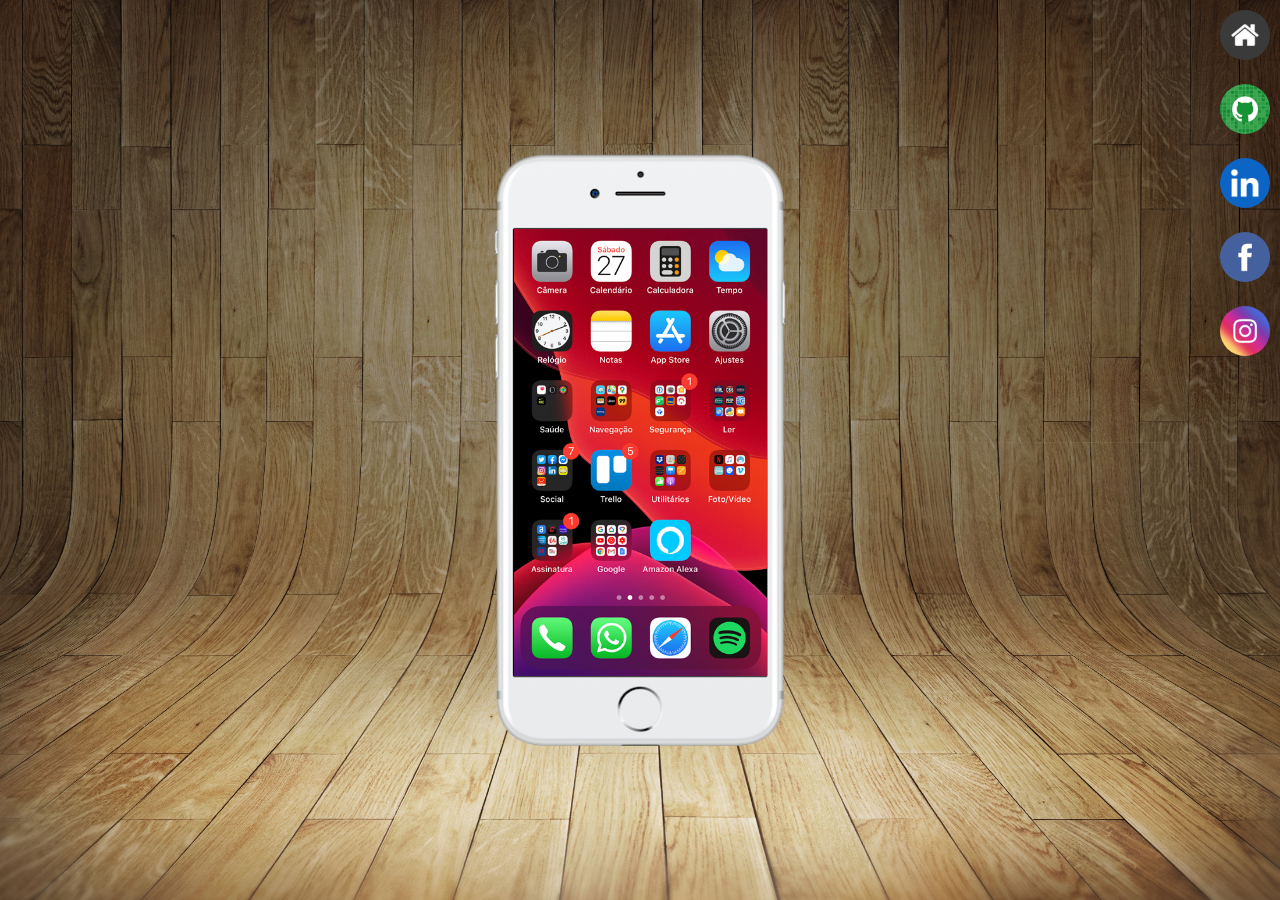
<file: index.html>
<!DOCTYPE html>
<html lang="pt-br">
<head>
    <meta charset="UTF-8">
    <meta name="viewport" content="width=device-width, initial-scale=1.0">
    <title>Projeto Redes Sociais</title>
    <link rel="stylesheet" href="style/style.css">
</head>
<body>
    <main>
        <section id="telefone">
            <iframe src="redes-sociais/home.html" name="tela" id="tela" frameborder="0">Tela Home</iframe>
        </section>
        <section id="redes-sociais">
            <a href="redes-sociais/home.html" target="tela"><img src="imagens/logo-home.jpg" alt="Home"></a><br> 
            <a href="redes-sociais/github.html" target="tela"><img src="imagens/logo-github.jpg" alt="Github"></a><br>
            <a href="redes-sociais/linkedin.html" target="tela"><img src="imagens/logo-linkedin.png" alt="Linkedin"></a><br>
            <a href="redes-sociais/facebook.html" target="tela"><img src="imagens/logo-facebook.jpg" alt="Facebook"></a><br>
            <a href="redes-sociais/instagram.html" target="tela"><img src="imagens/logo-instagram.jpg" alt="Instagram"></a><br>
        </section>
    </main>
</body>
</html>
</file>
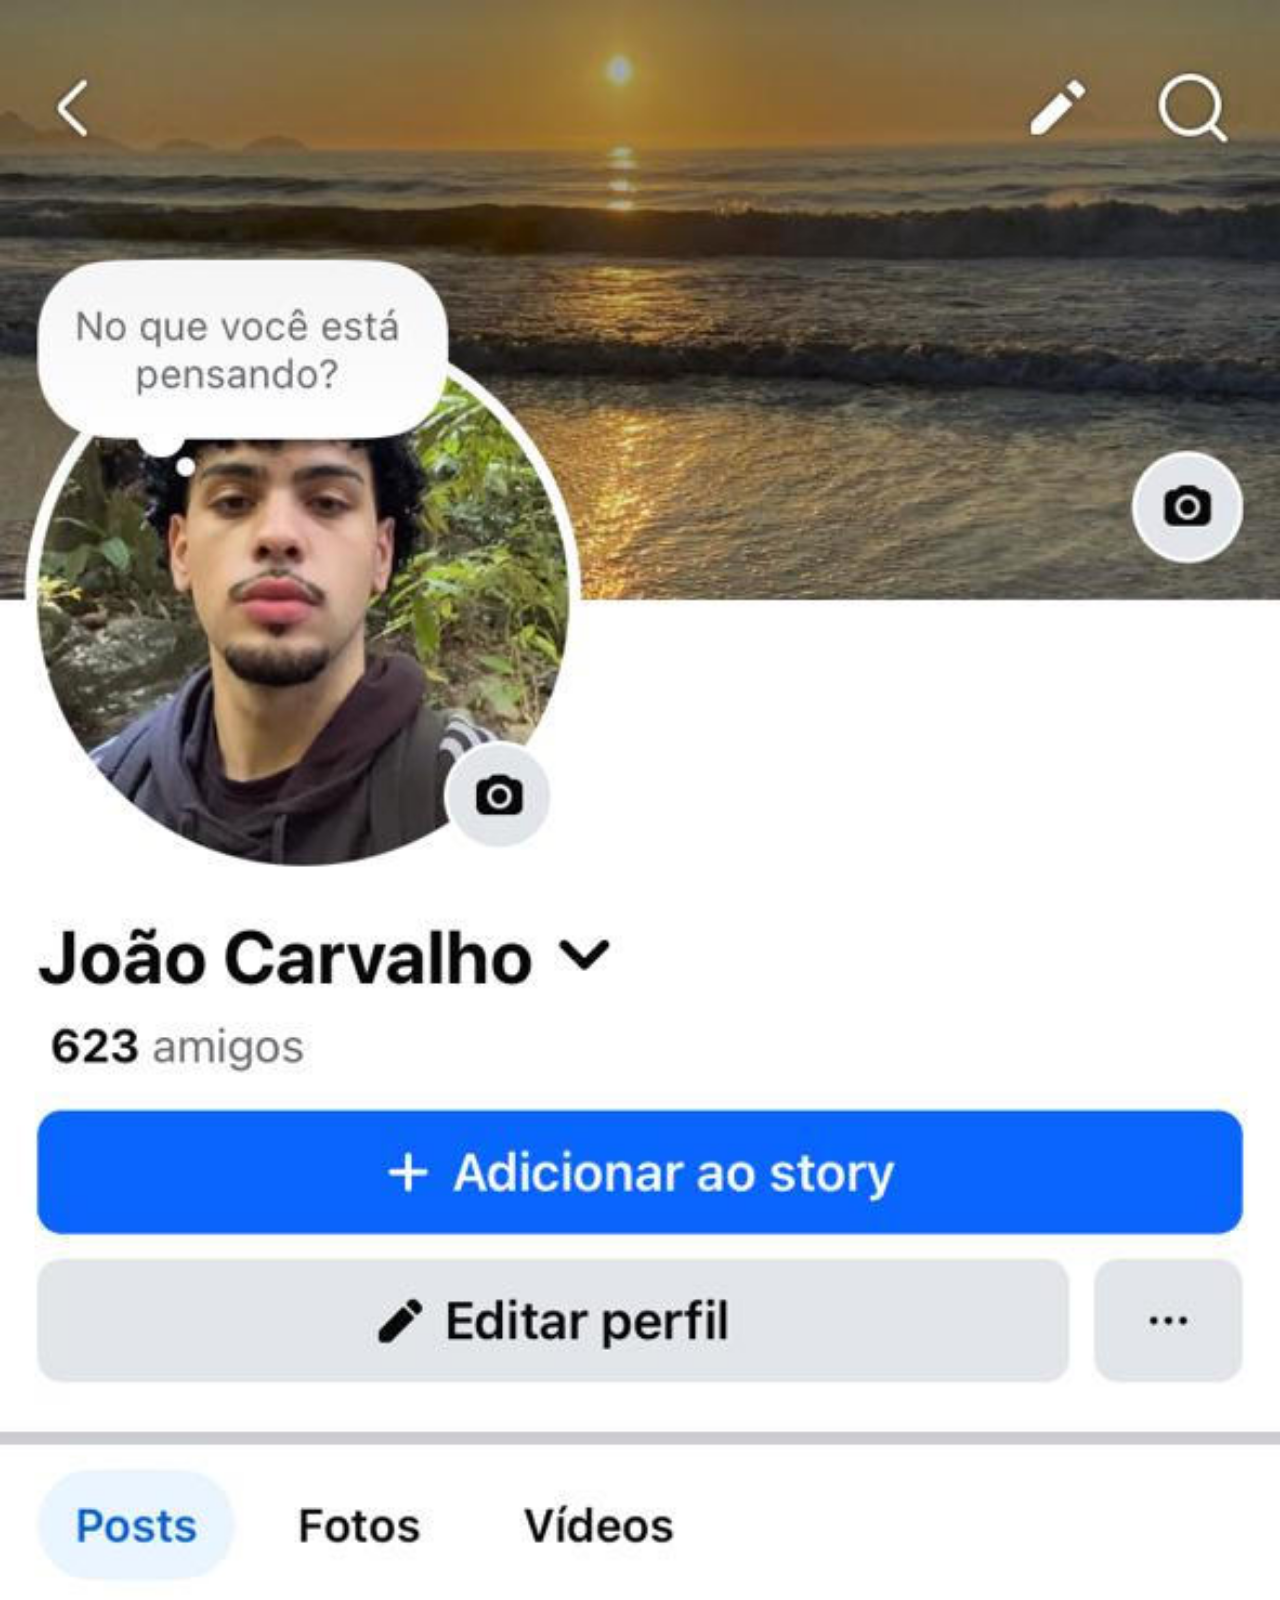
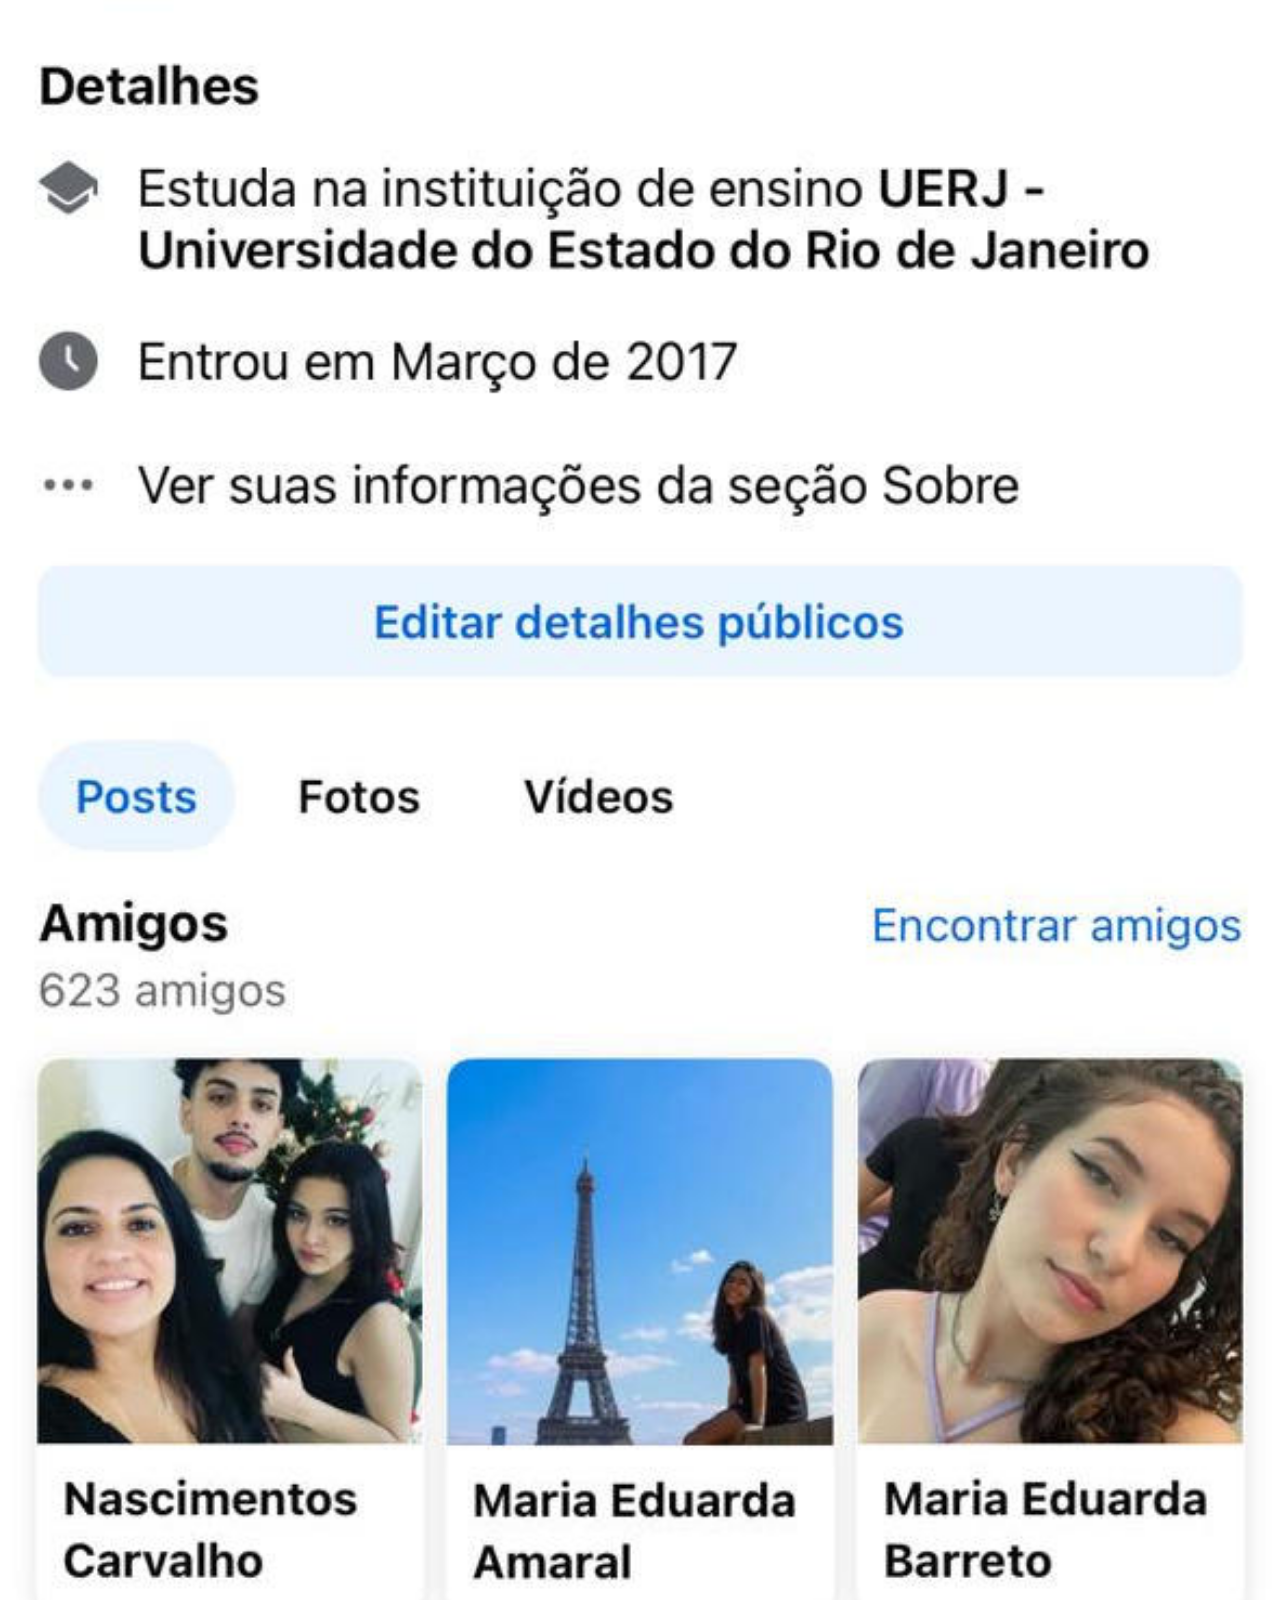
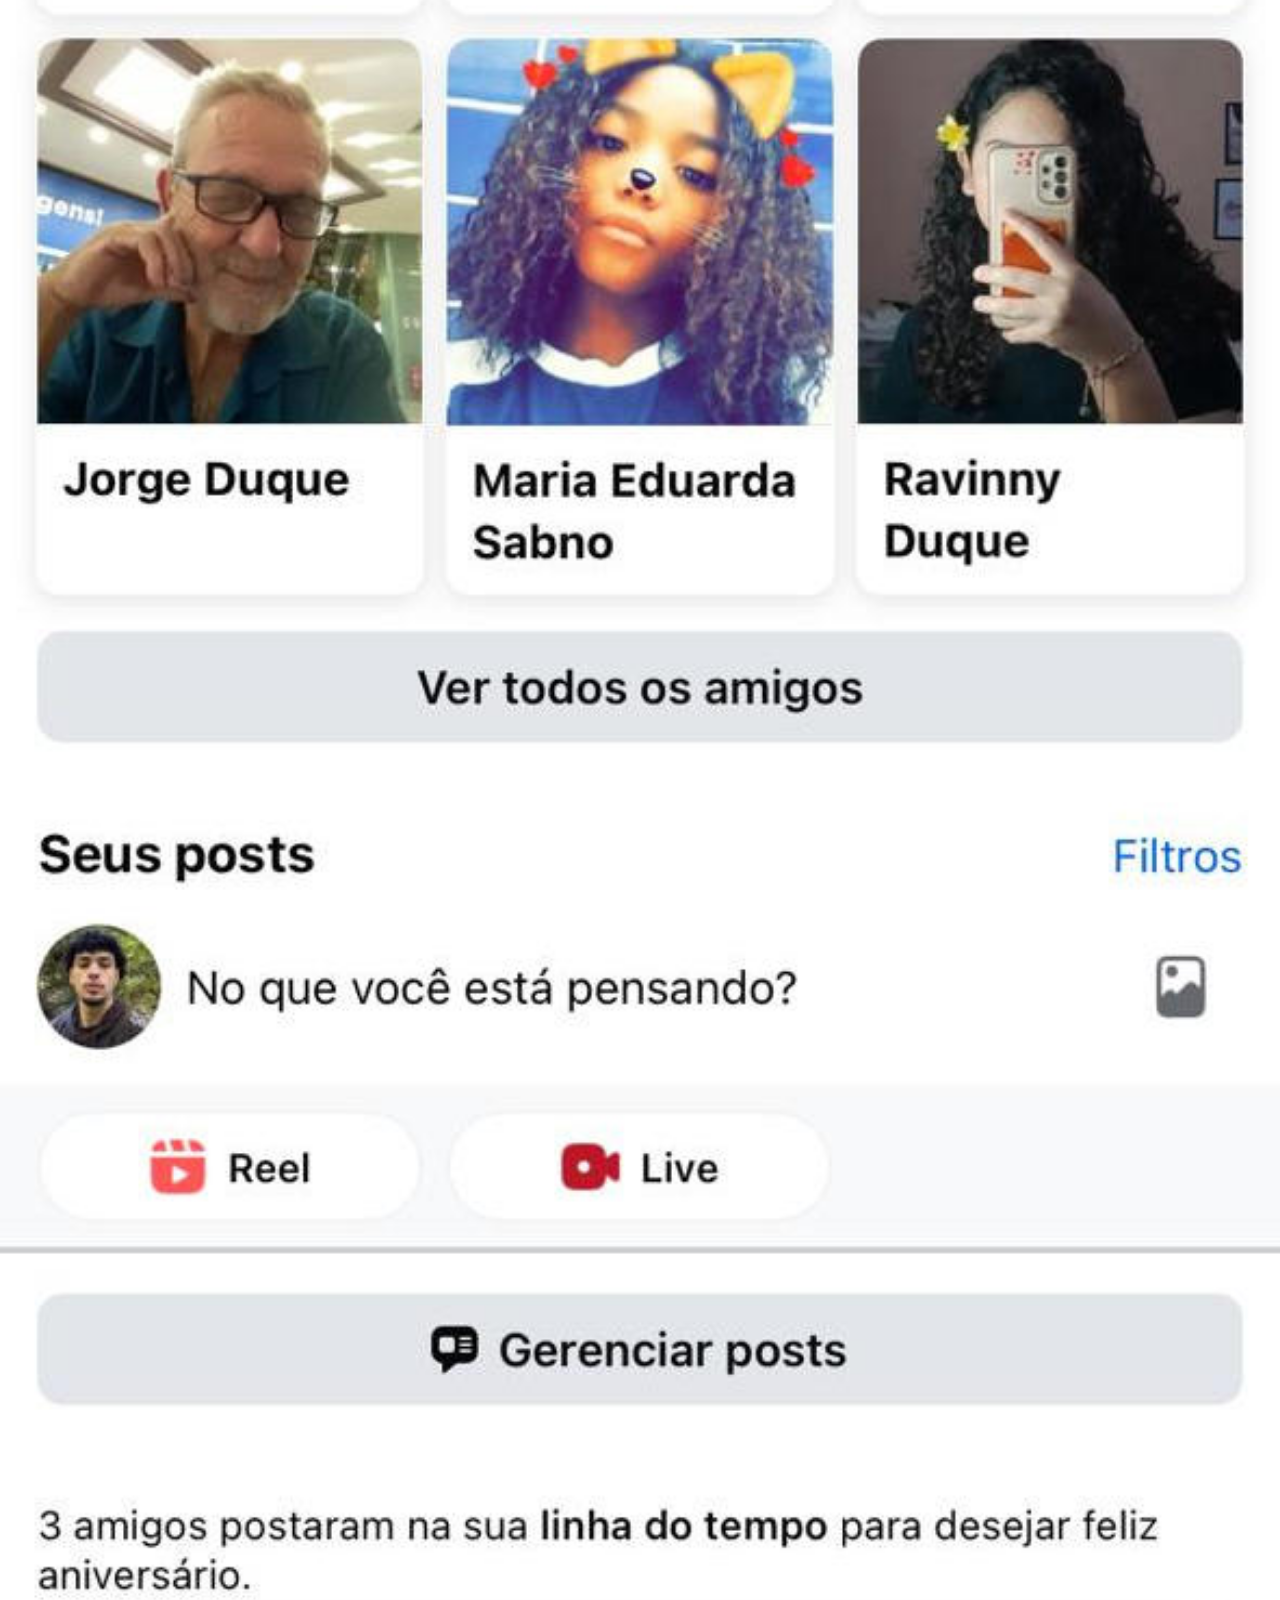
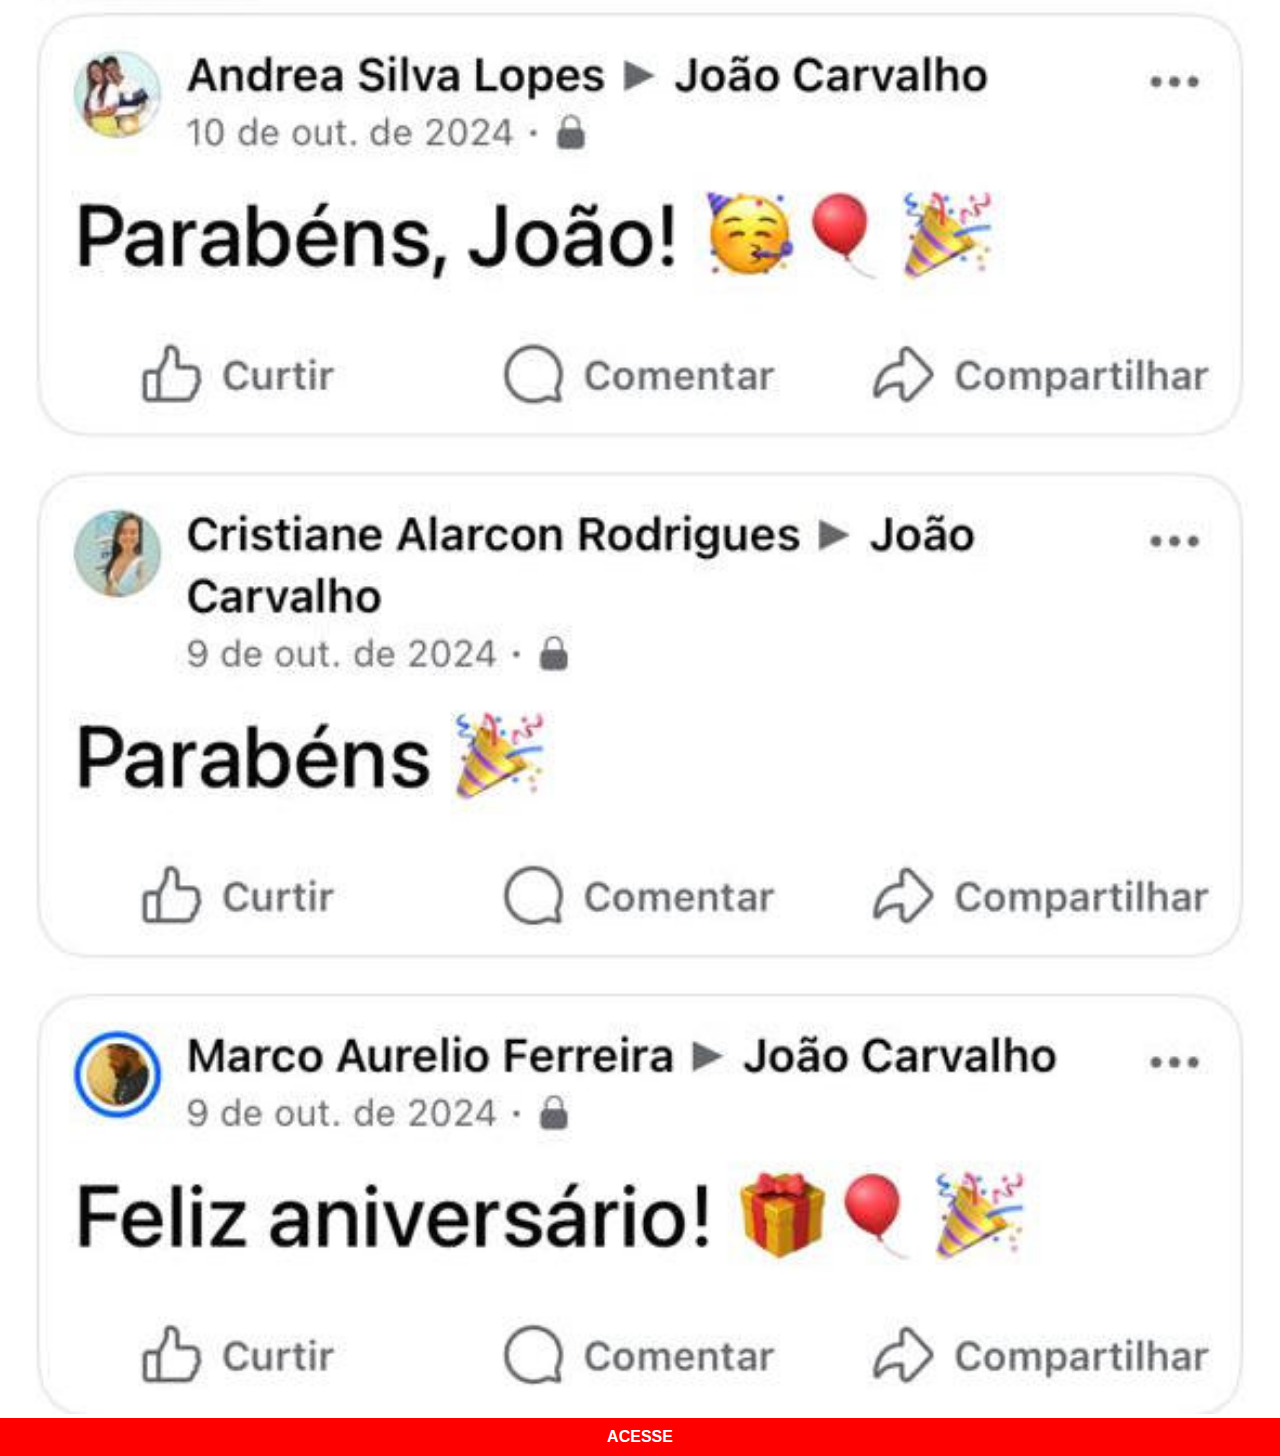
<file: redes-sociais/facebook.html>
<!DOCTYPE html>
<html lang="pt-br">
<head>
    <meta charset="UTF-8">
    <meta name="viewport" content="width=device-width, initial-scale=1.0">
    <title>Facebook</title>
    <link rel="stylesheet" href="../style/social.css">
</head>
<body>
    <img src="../imagens/tela-facebook.jpg" alt="Tela do Facebook">
    <a href="https://www.facebook.com/share/1AuuGohW4V/?mibextid=wwXIfr" target="_blank">ACESSE</a>
</body>
</html>
</file>
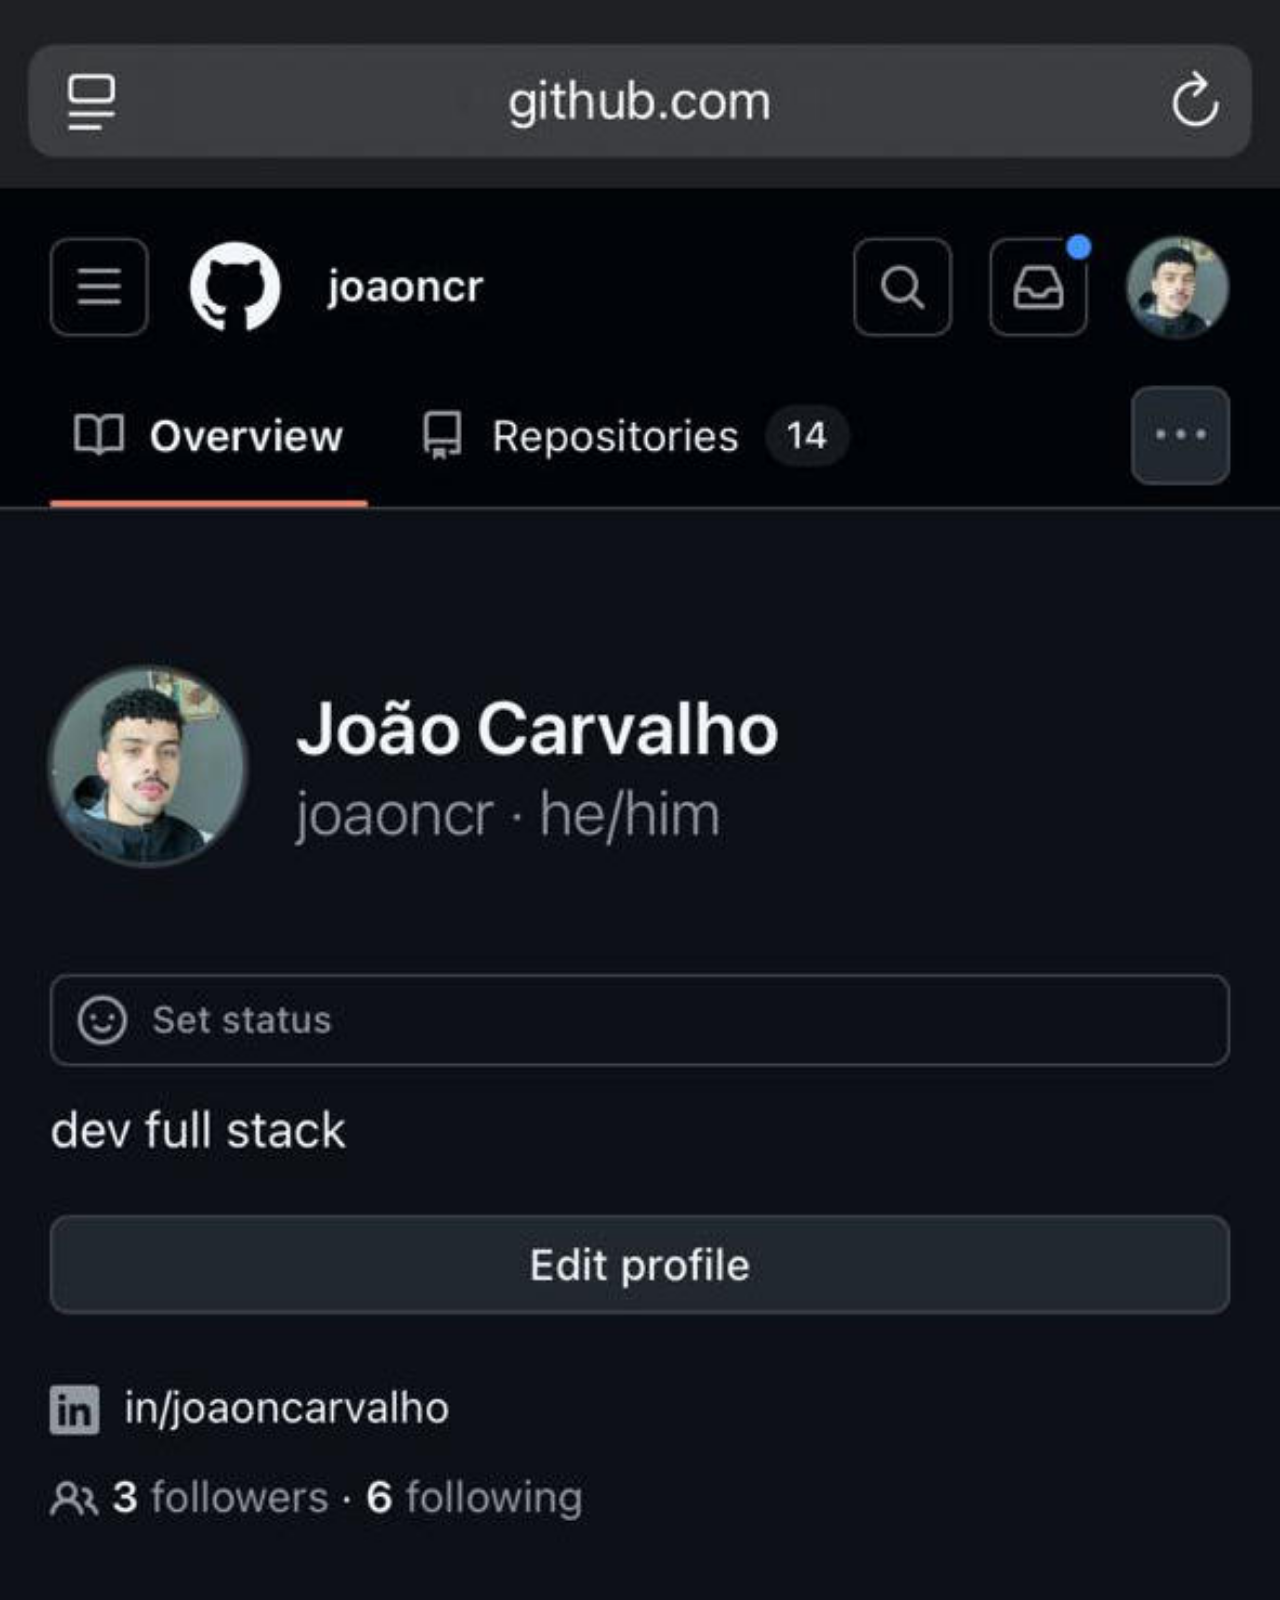
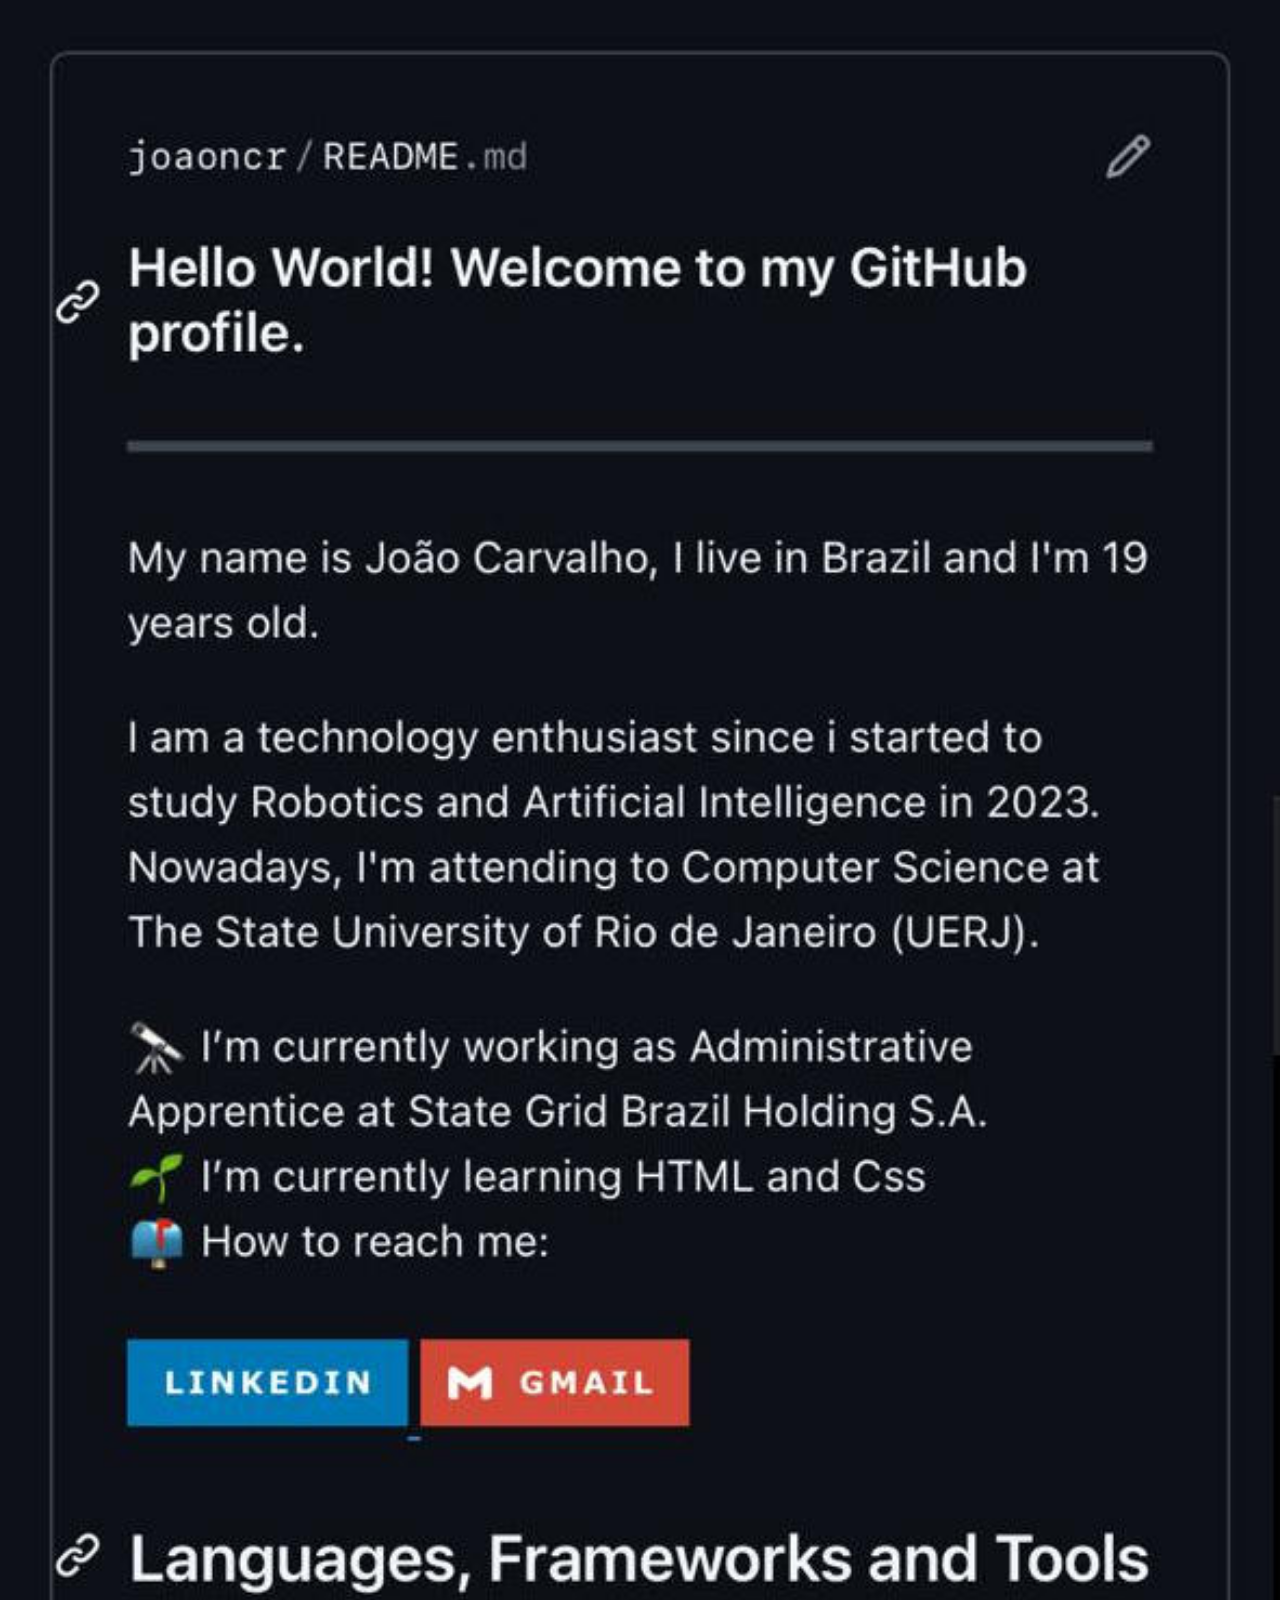
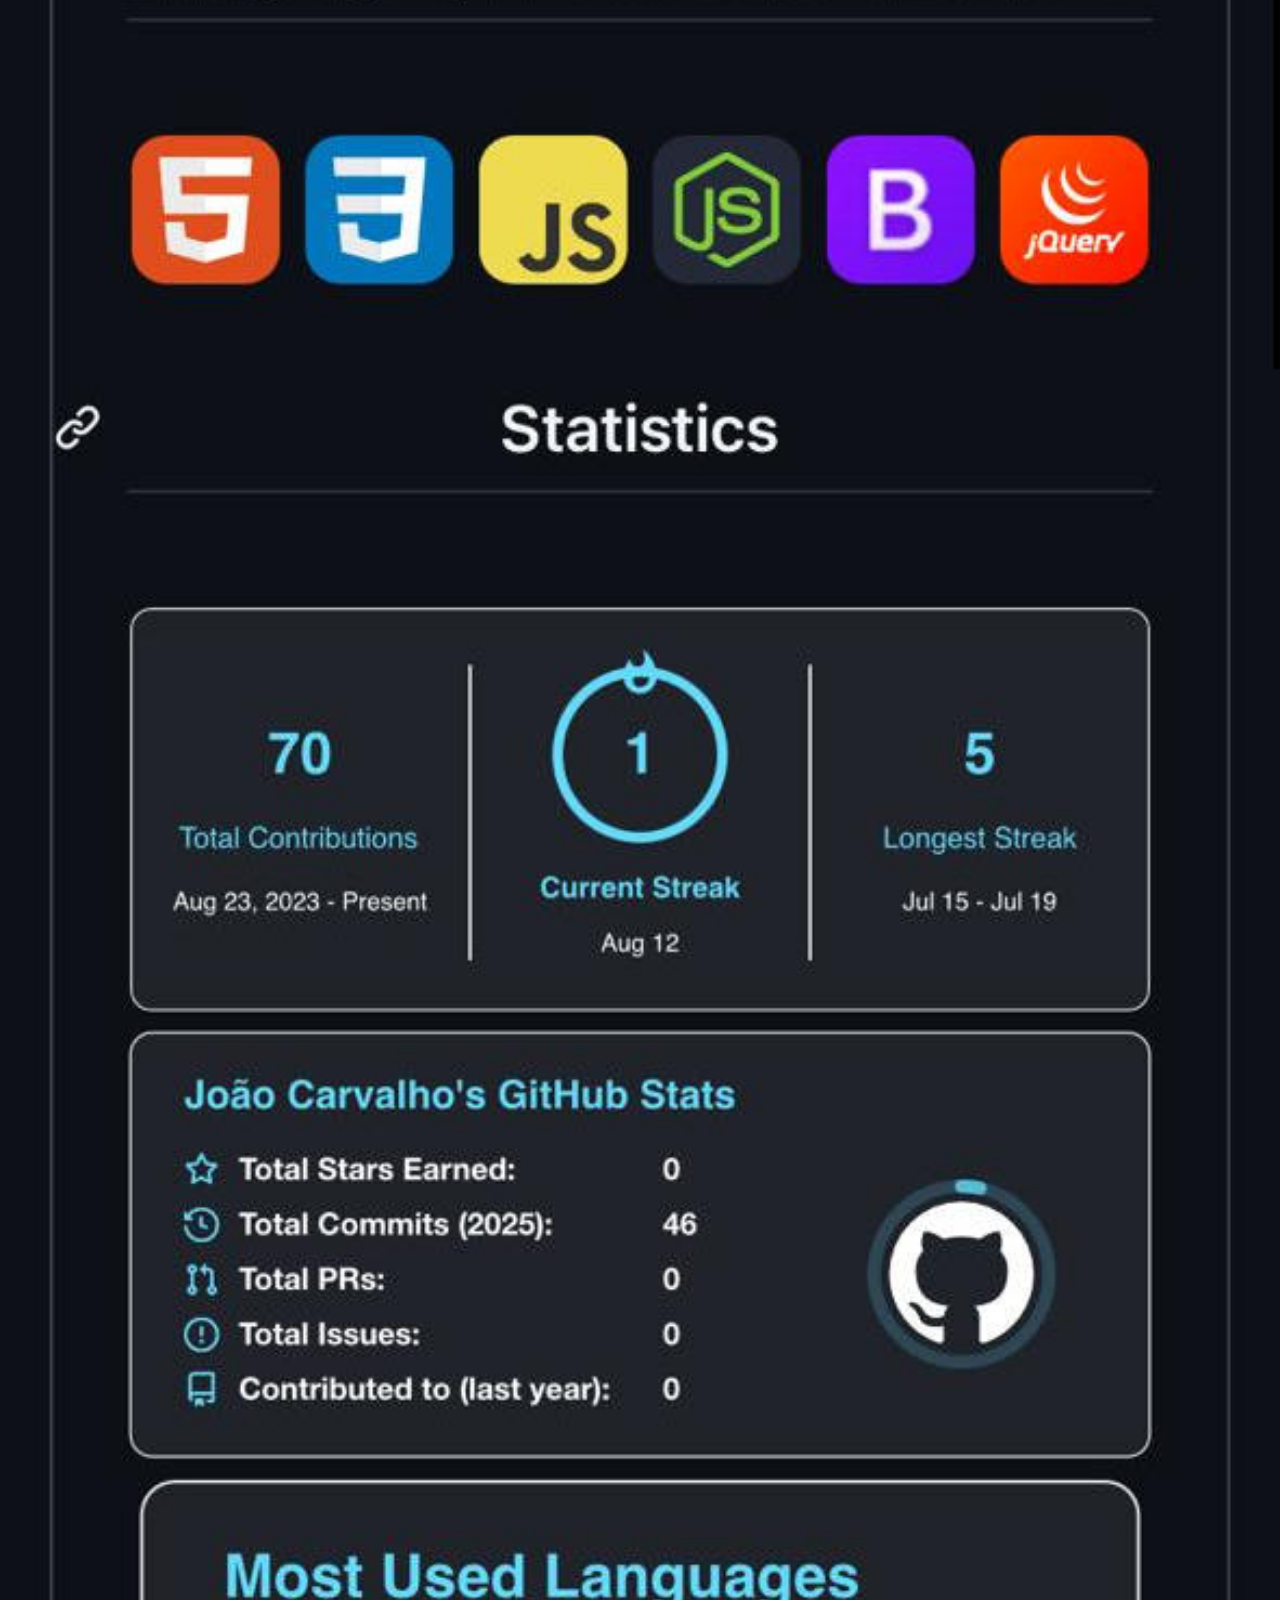
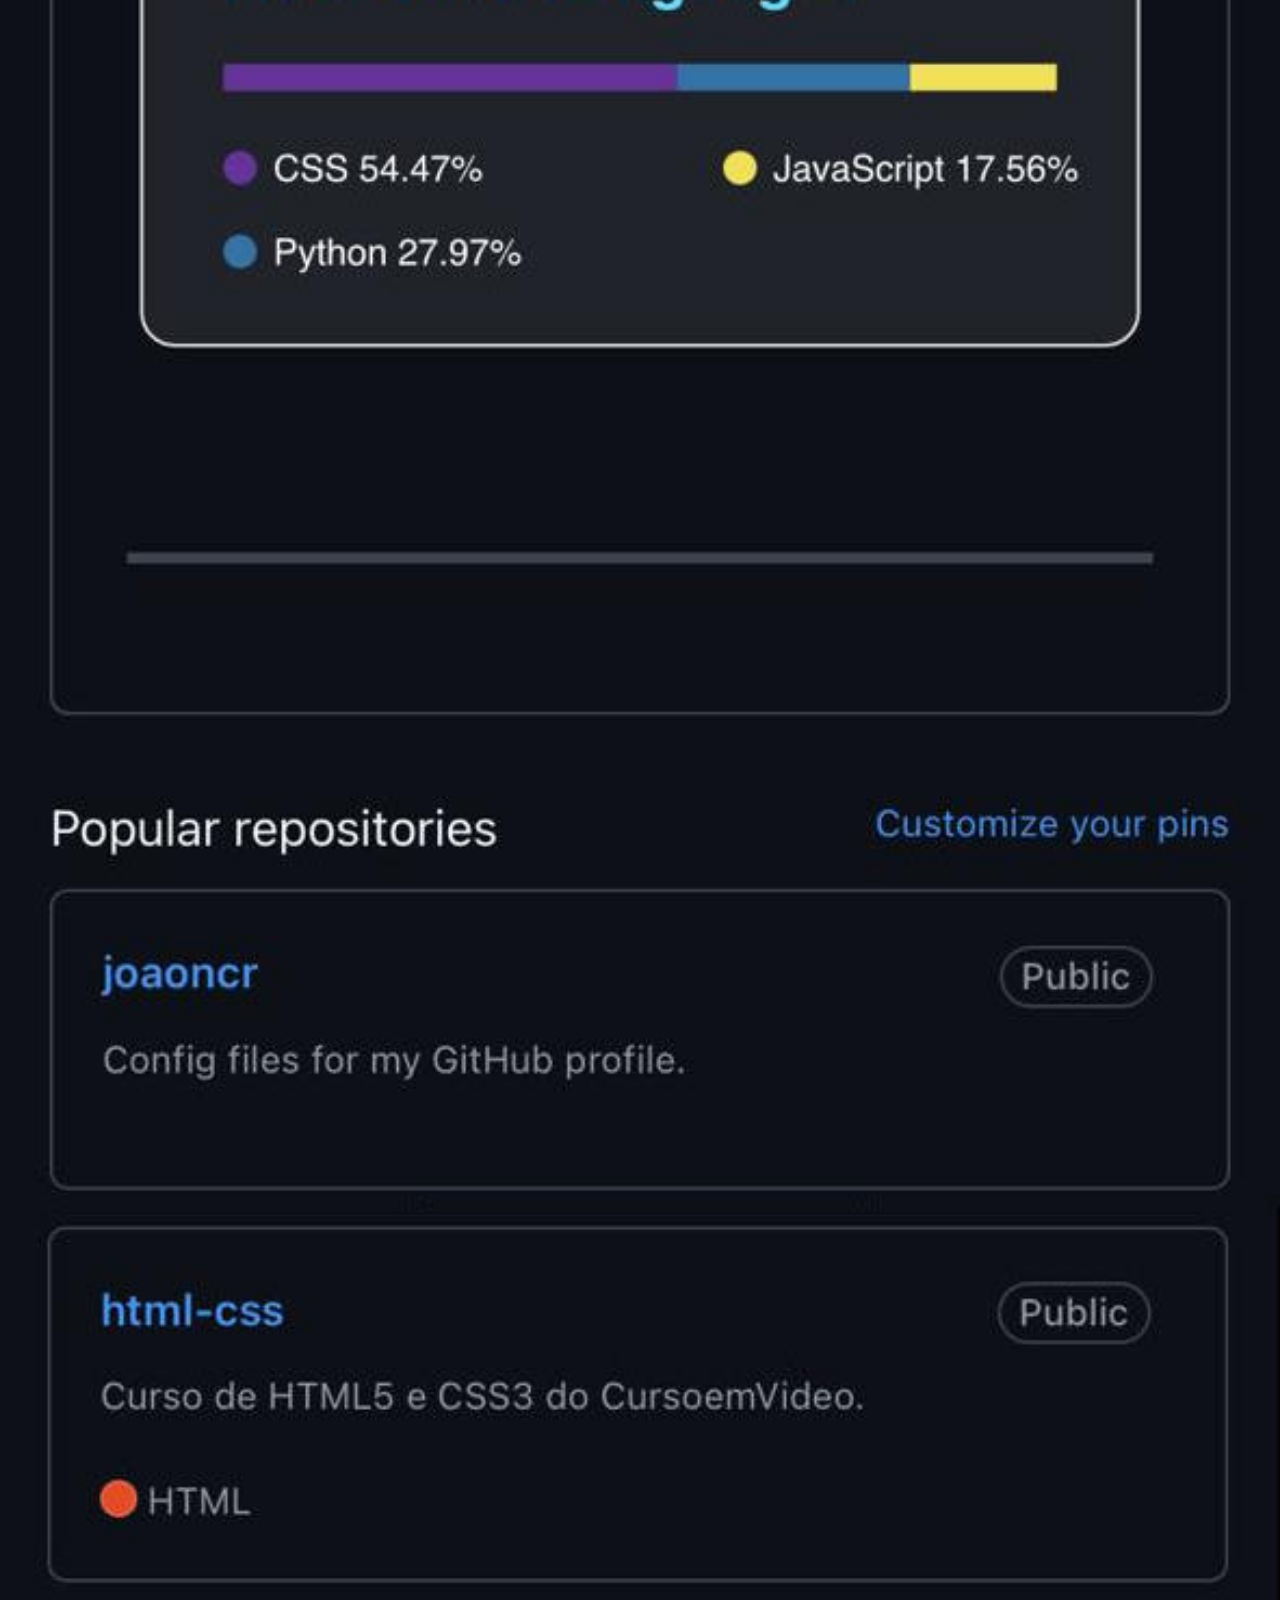
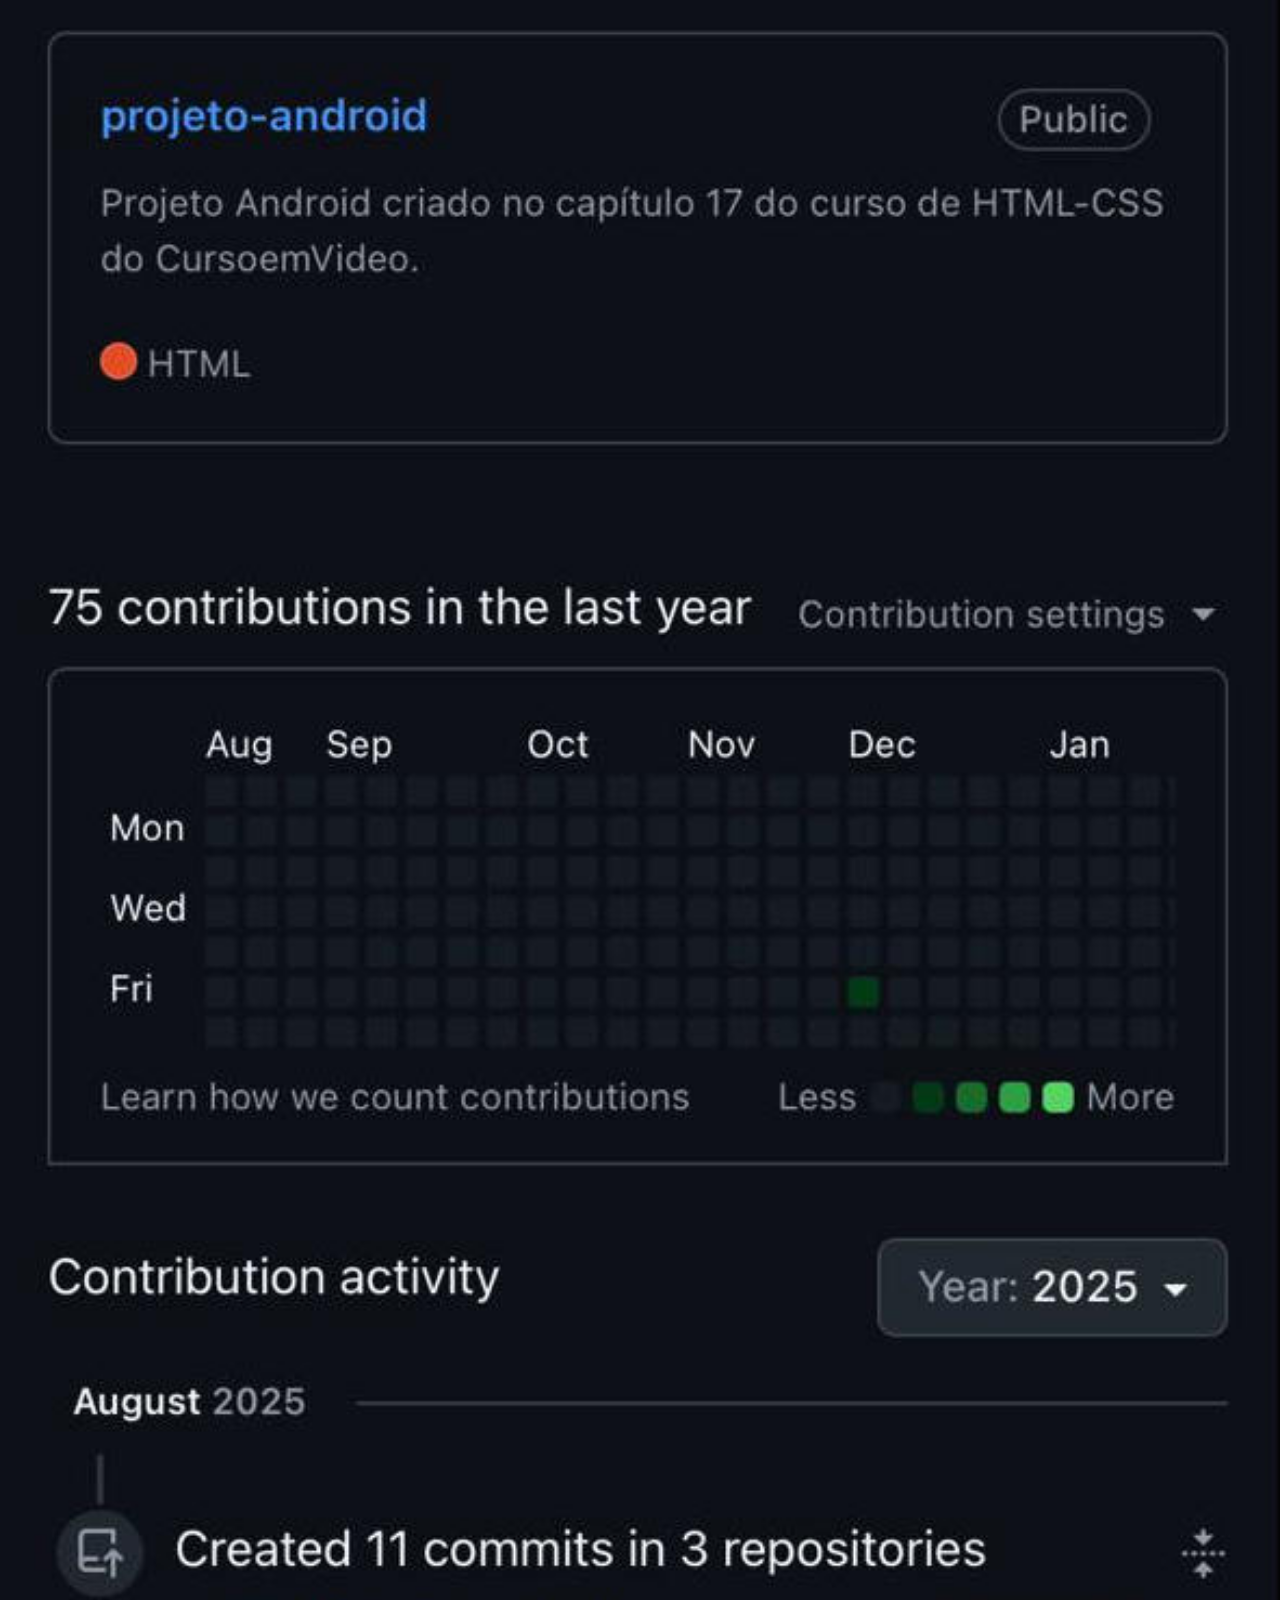
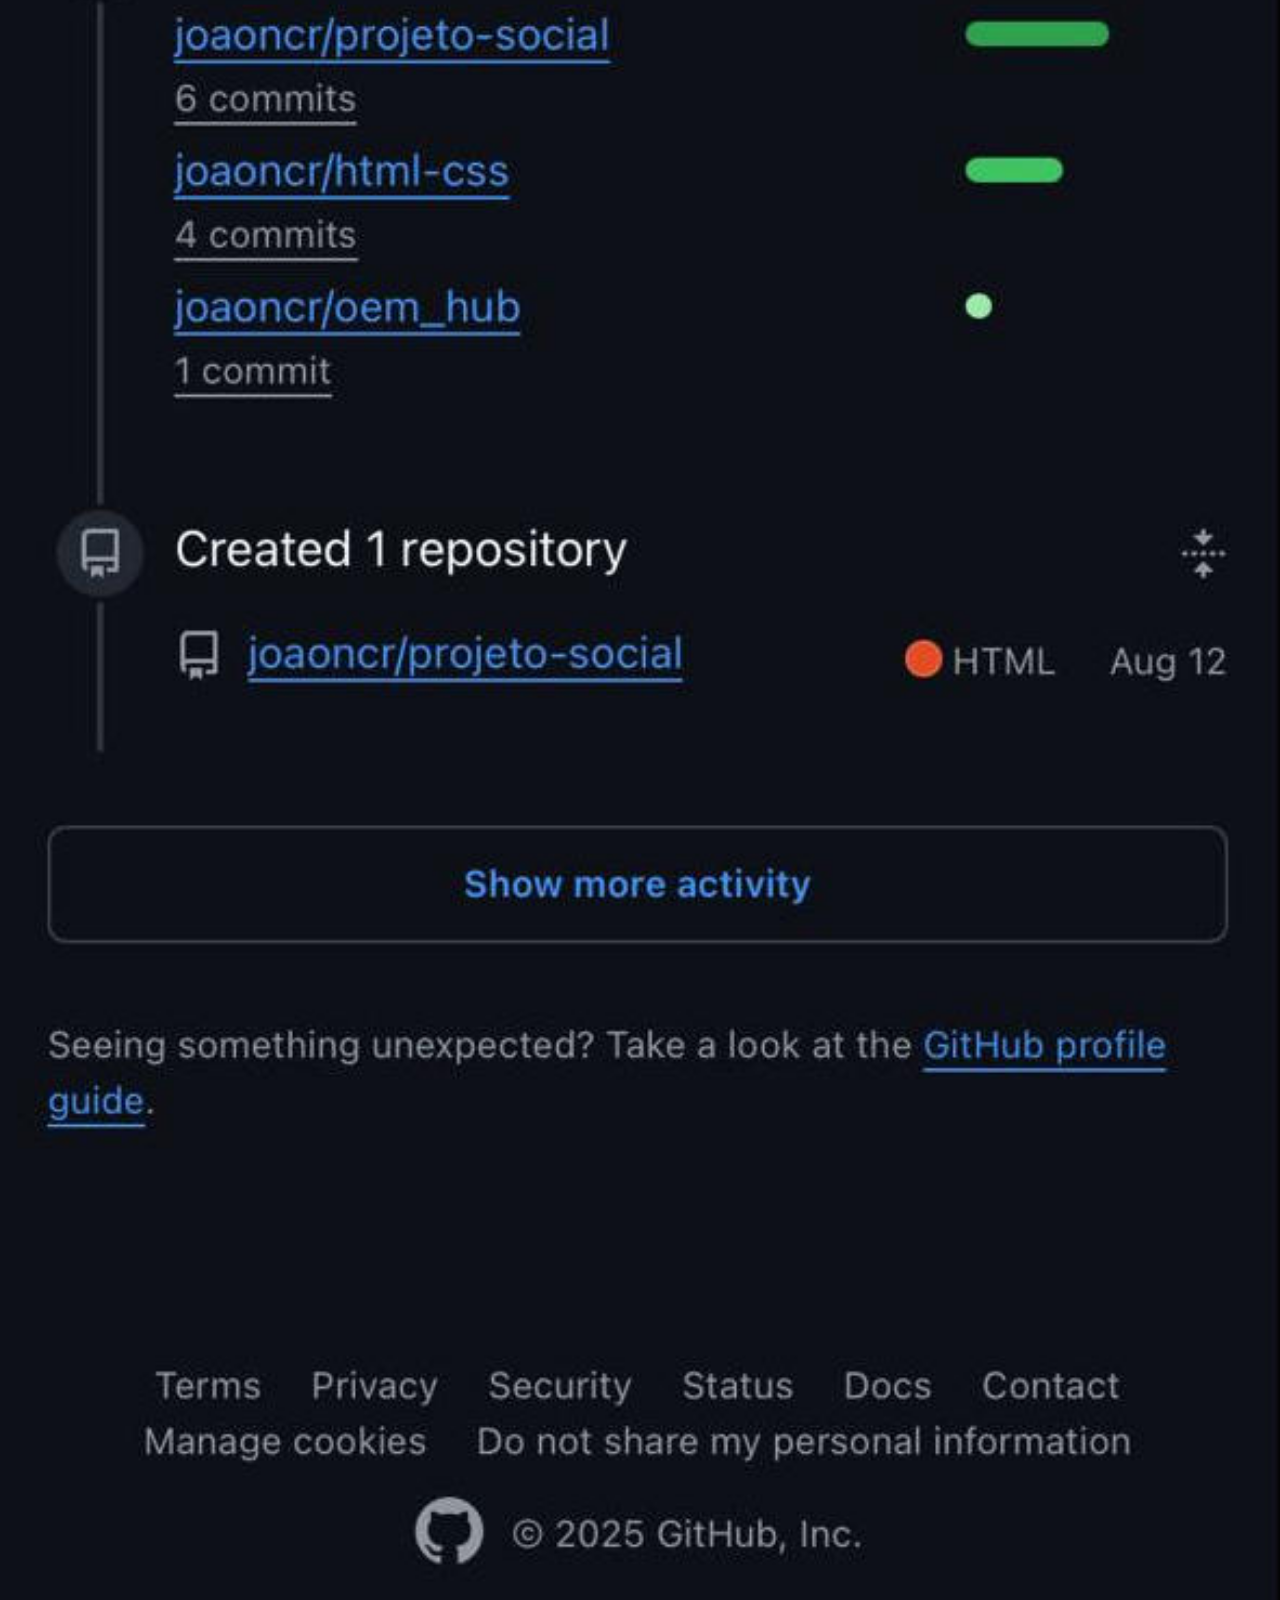
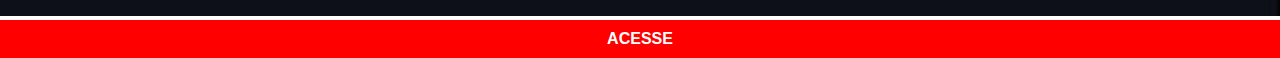
<file: redes-sociais/github.html>
<!DOCTYPE html>
<html lang="pt-br">
<head>
    <meta charset="UTF-8">
    <meta name="viewport" content="width=device-width, initial-scale=1.0">
    <title>Github</title>
    <link rel="stylesheet" href="../style/social.css">
</head>
<body>
    <img src="../imagens/tela-github.jpg" alt="Tela do Github">
    <a href="https://github.com/joaoncr" target="_blank">ACESSE</a>
</body>
</html>
</file>
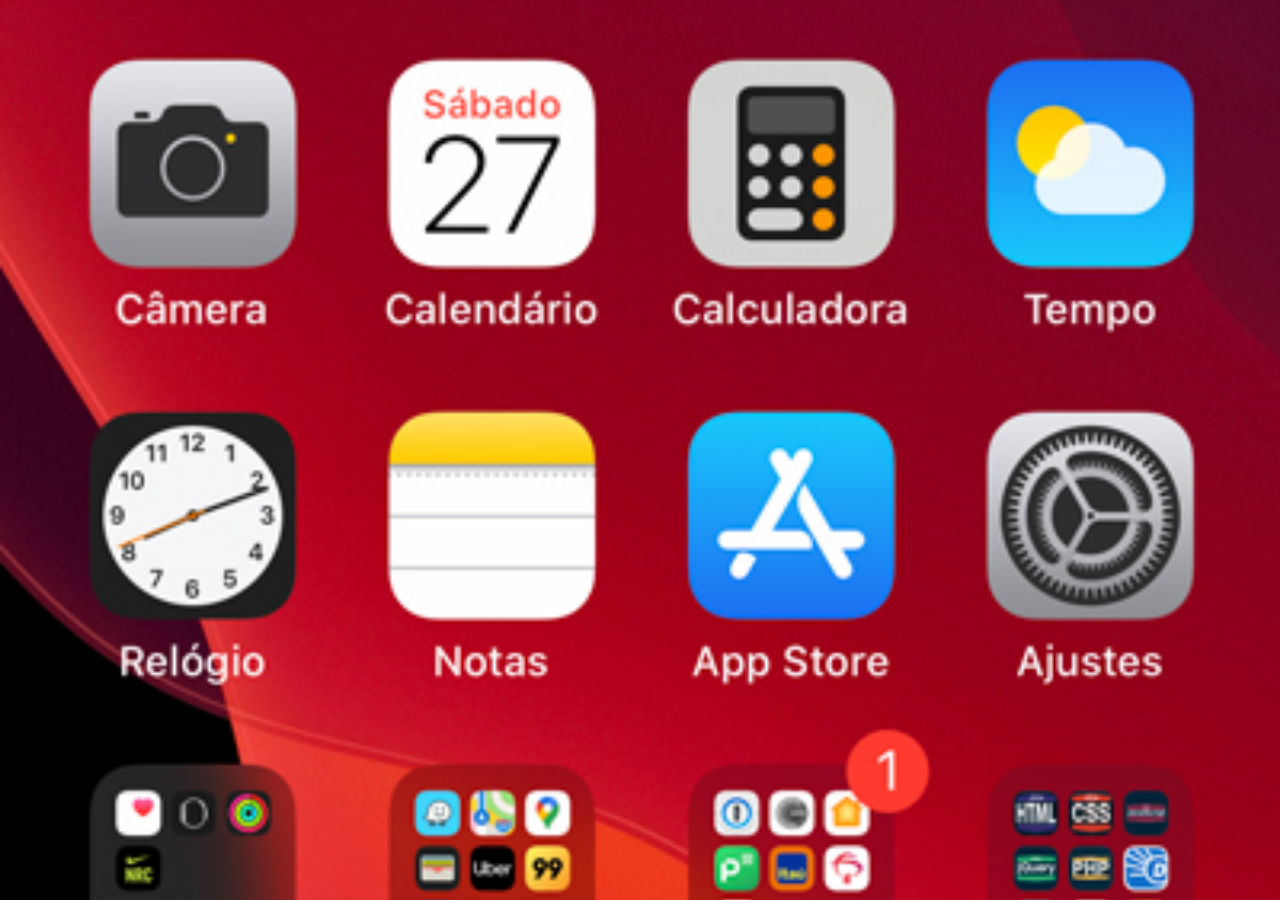
<file: redes-sociais/home.html>
<!DOCTYPE html>
<html lang="pt-br">
<head>
    <meta charset="UTF-8">
    <meta name="viewport" content="width=device-width, initial-scale=1.0">
    <title>Home</title>
    <style>
        *{
            margin: 0px;
            padding: 0px;
        }
        body{
            width: 100px;
            height: 100px;
            background: black url(../imagens/tela-home.jpg) no-repeat top center;
            background-size: cover;
        }
    </style>
</head>
<body>
    
</body>
</html>
</file>
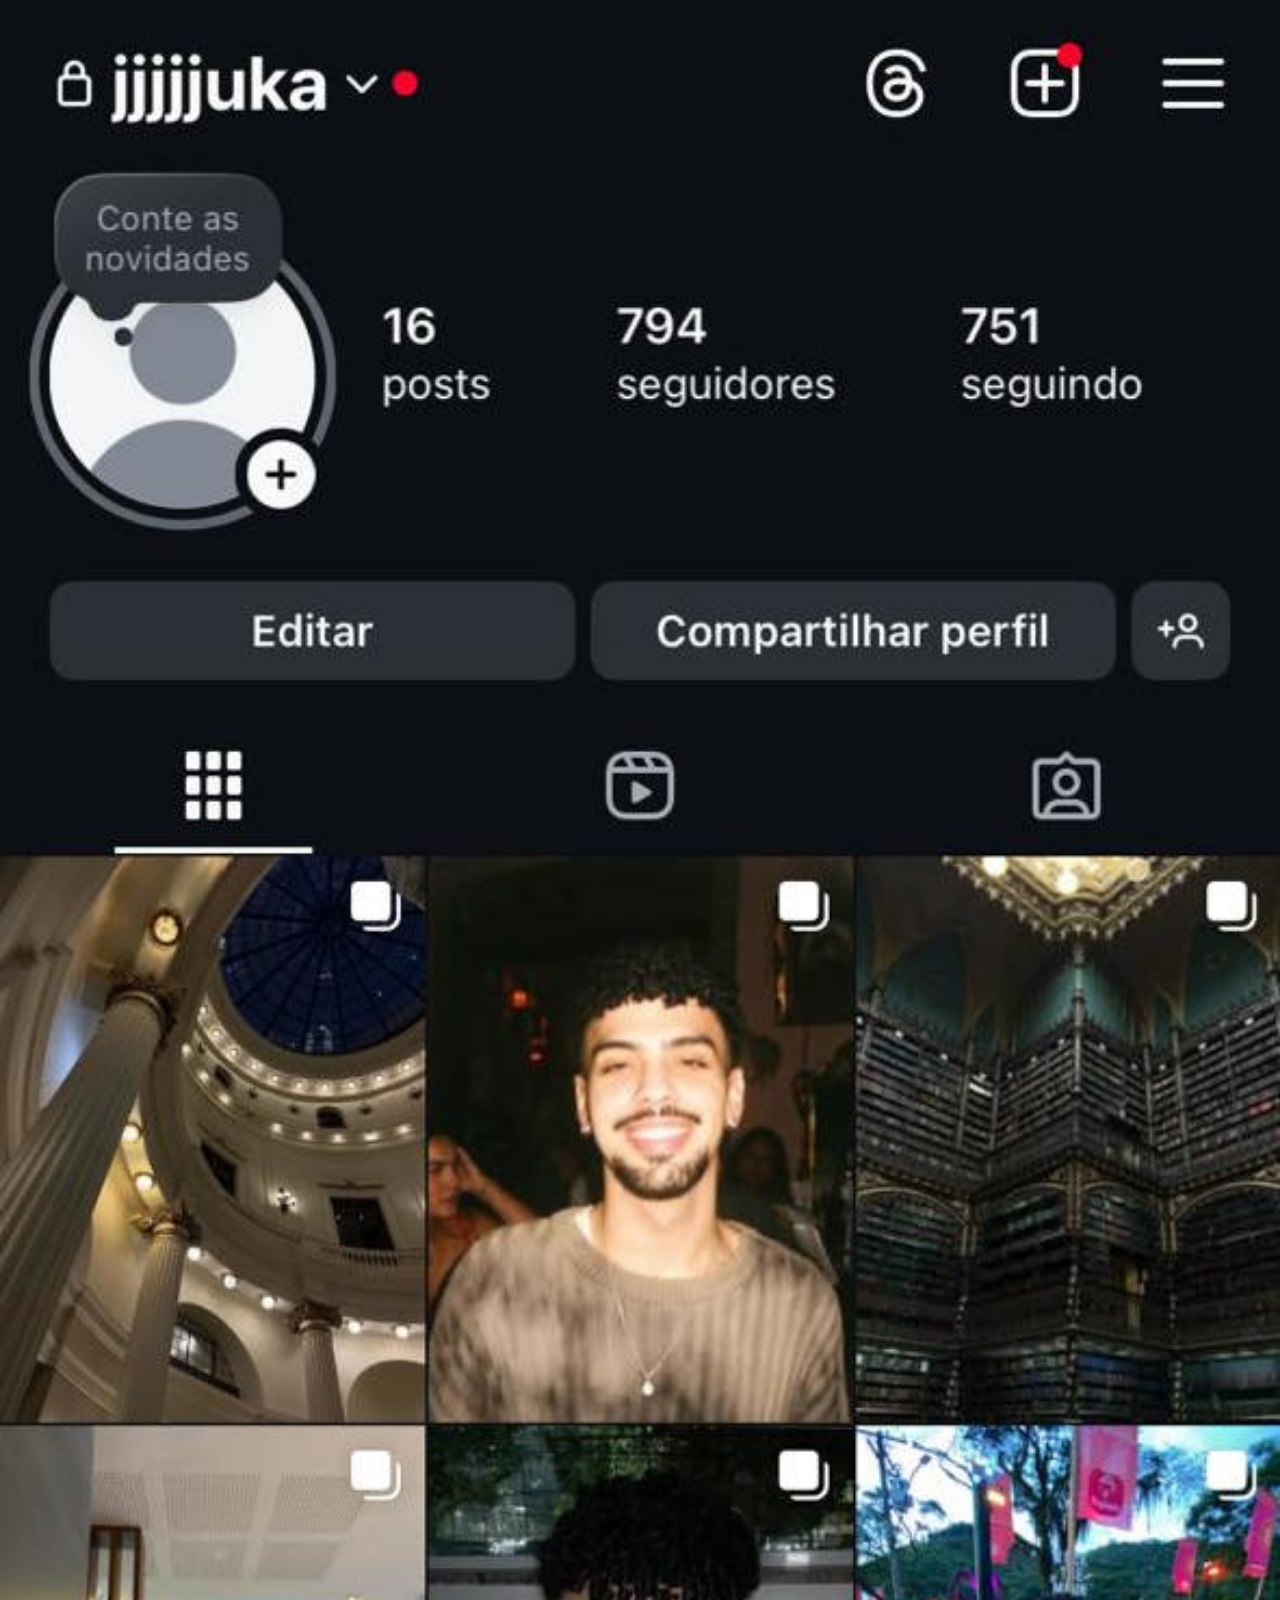
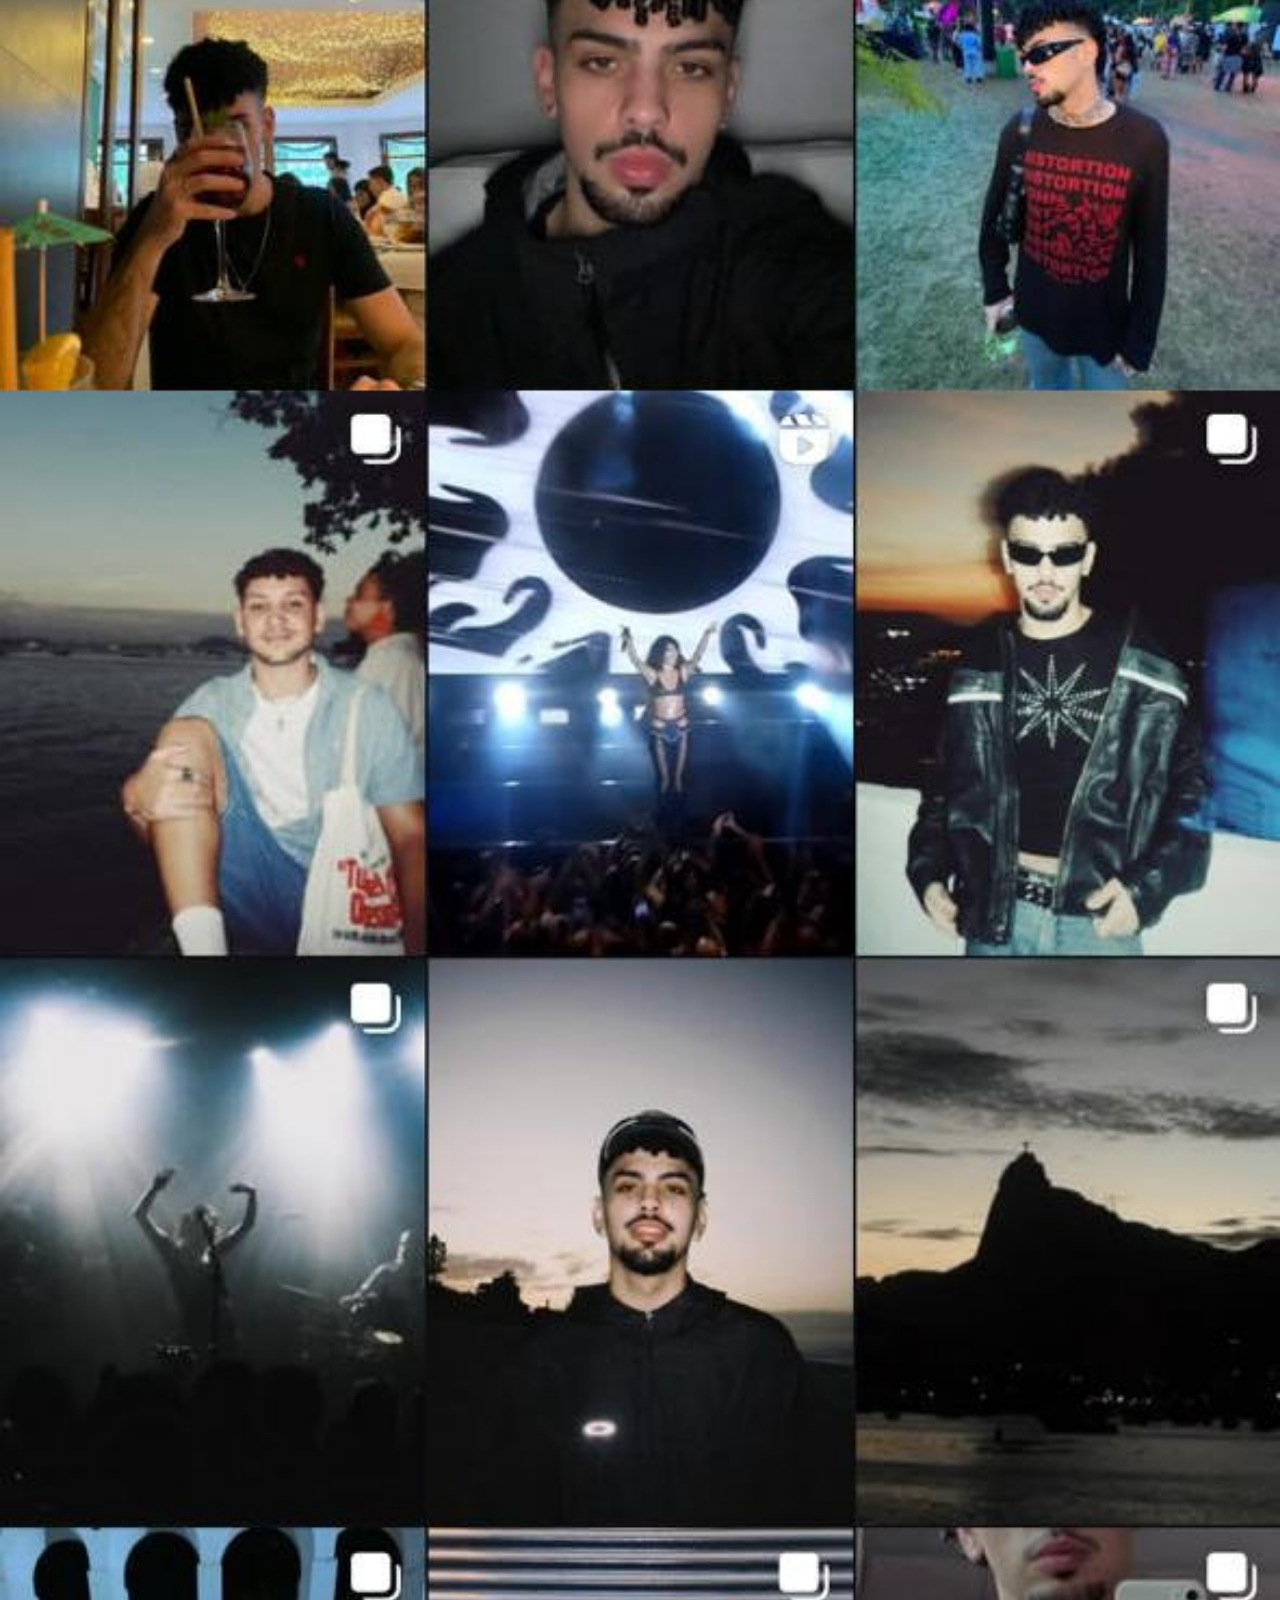
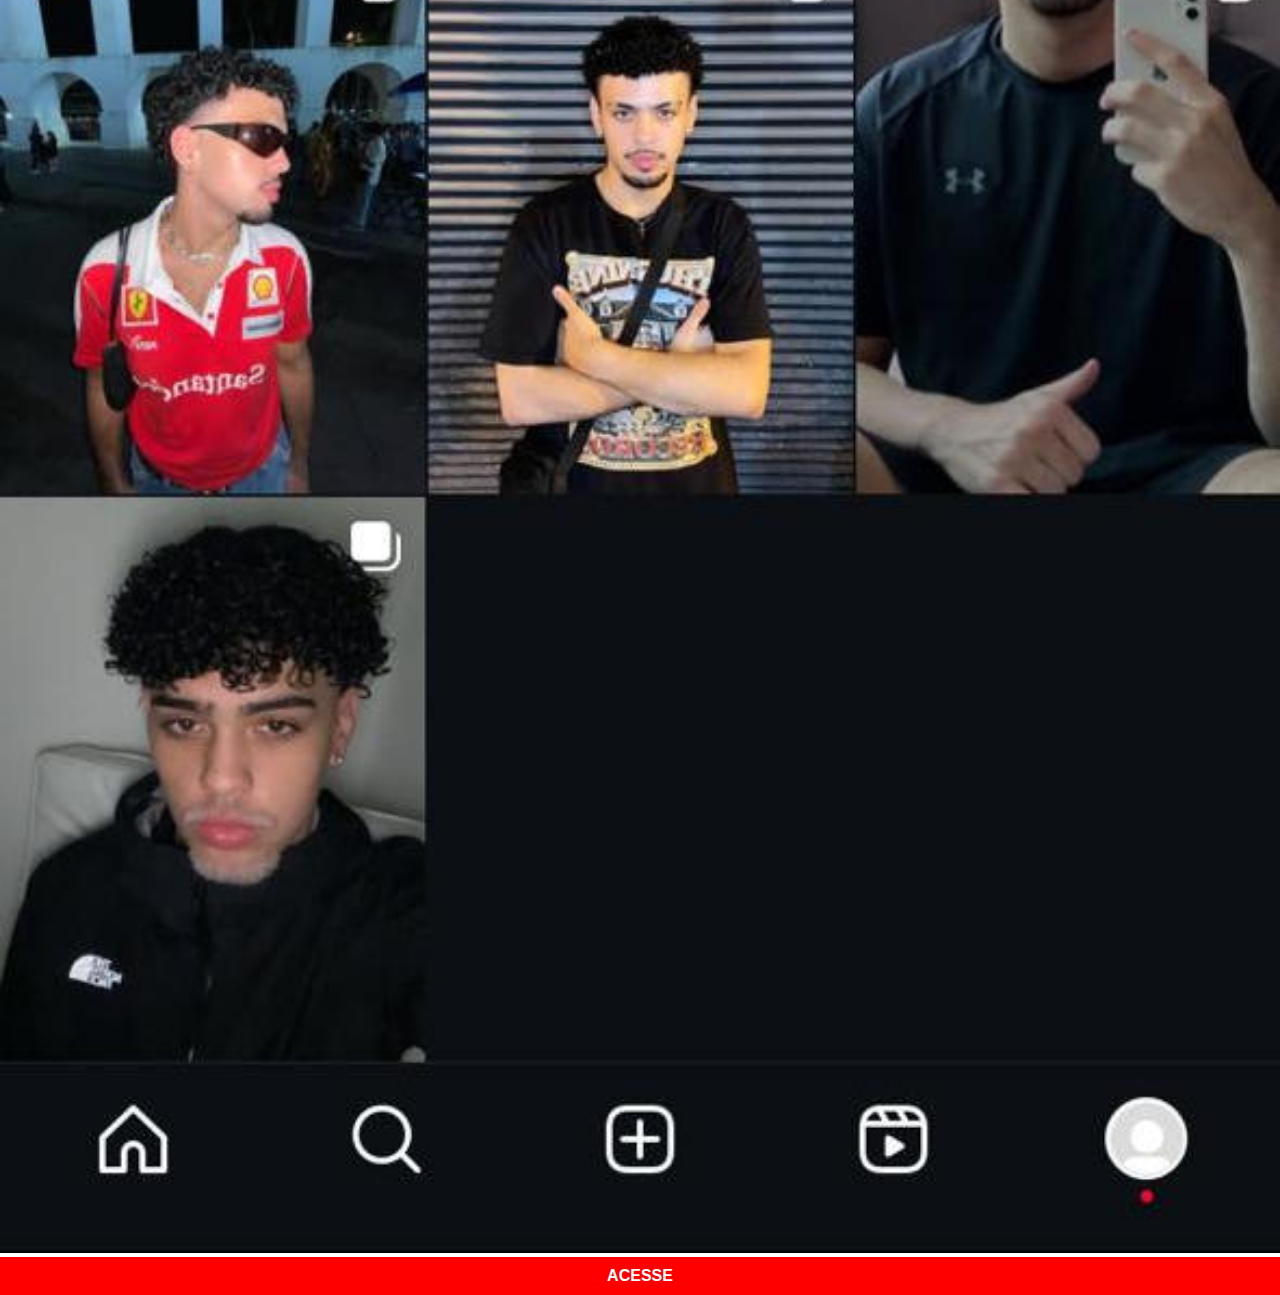
<file: redes-sociais/instagram.html>
<!DOCTYPE html>
<html lang="pt-br">
<head>
    <meta charset="UTF-8">
    <meta name="viewport" content="width=device-width, initial-scale=1.0">
    <title>Instagram</title>
    <link rel="stylesheet" href="../style/social.css">
</head>
<body>
    <img src="../imagens/tela-instagram.jpg" alt="Tela do Instagram">
    <a href="https://www.instagram.com/jjjjjuka/" target="_blank">ACESSE</a>
</body>
</html>
</file>
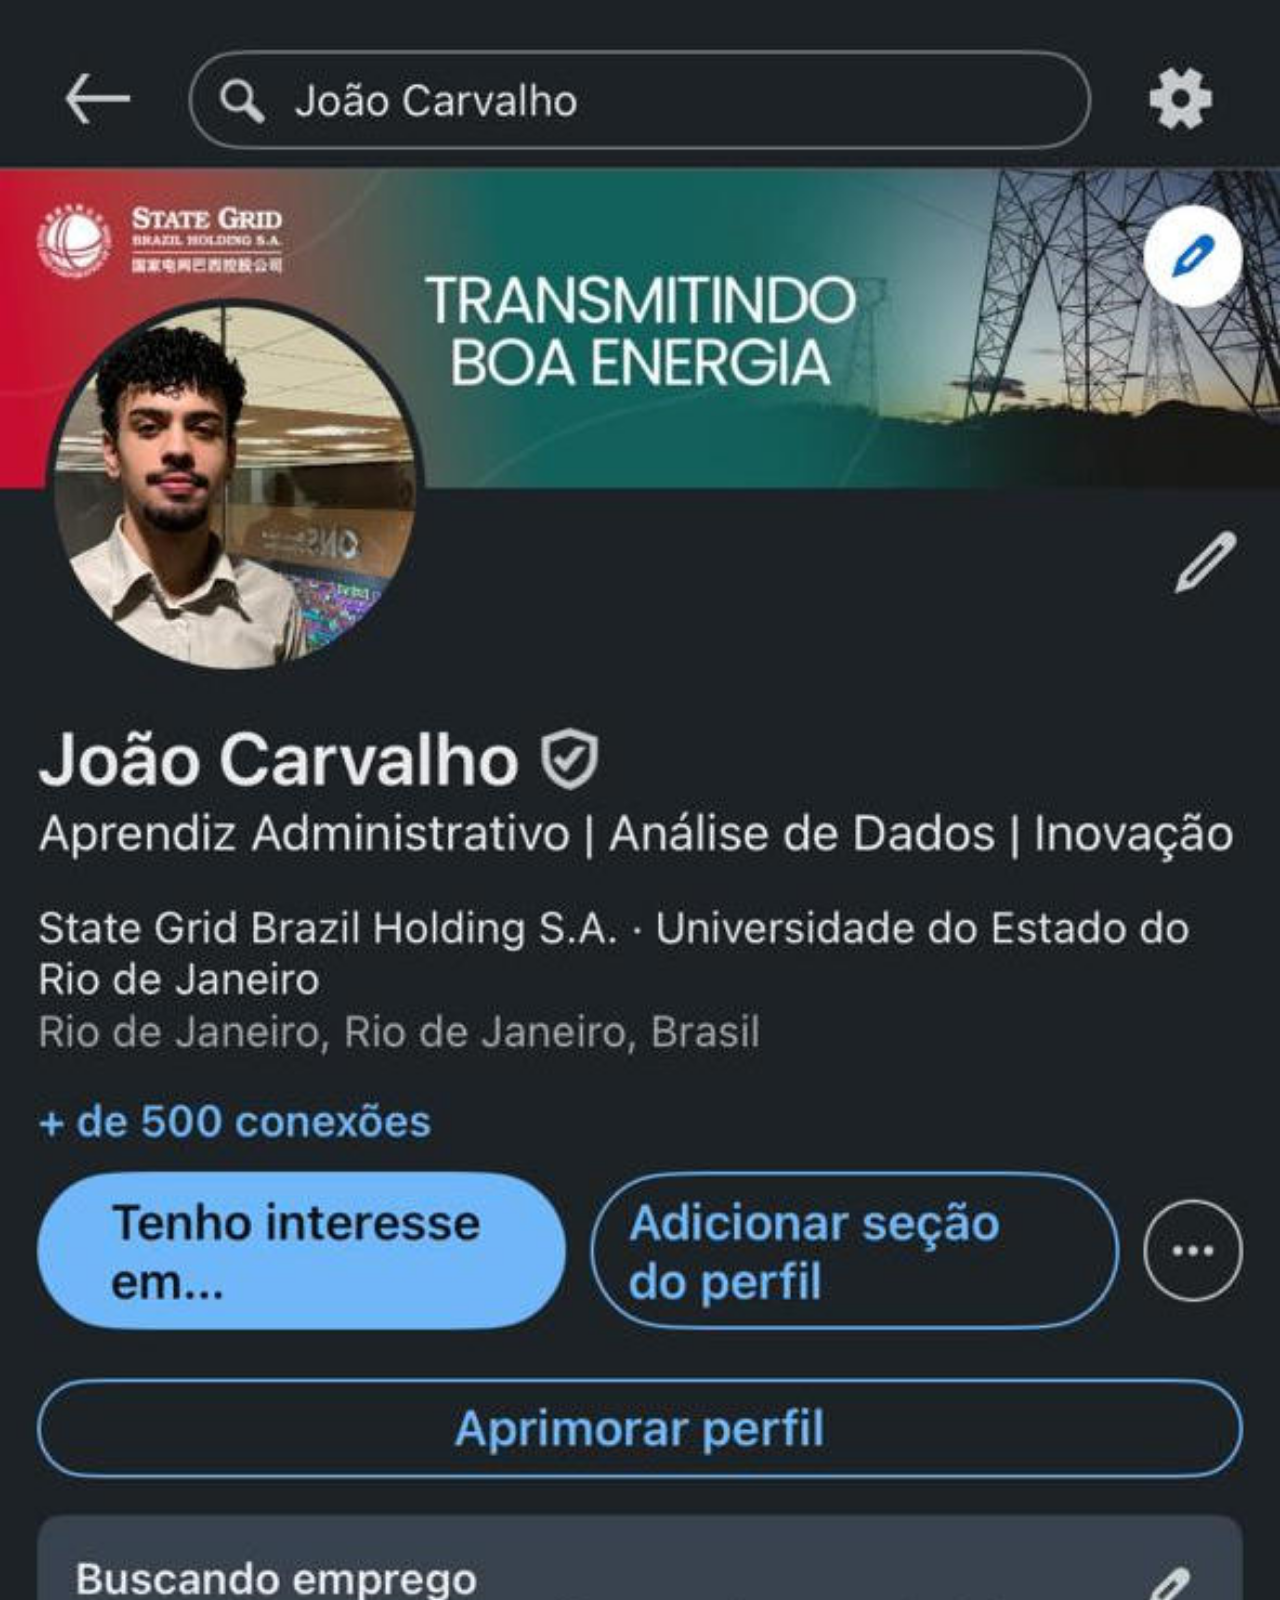
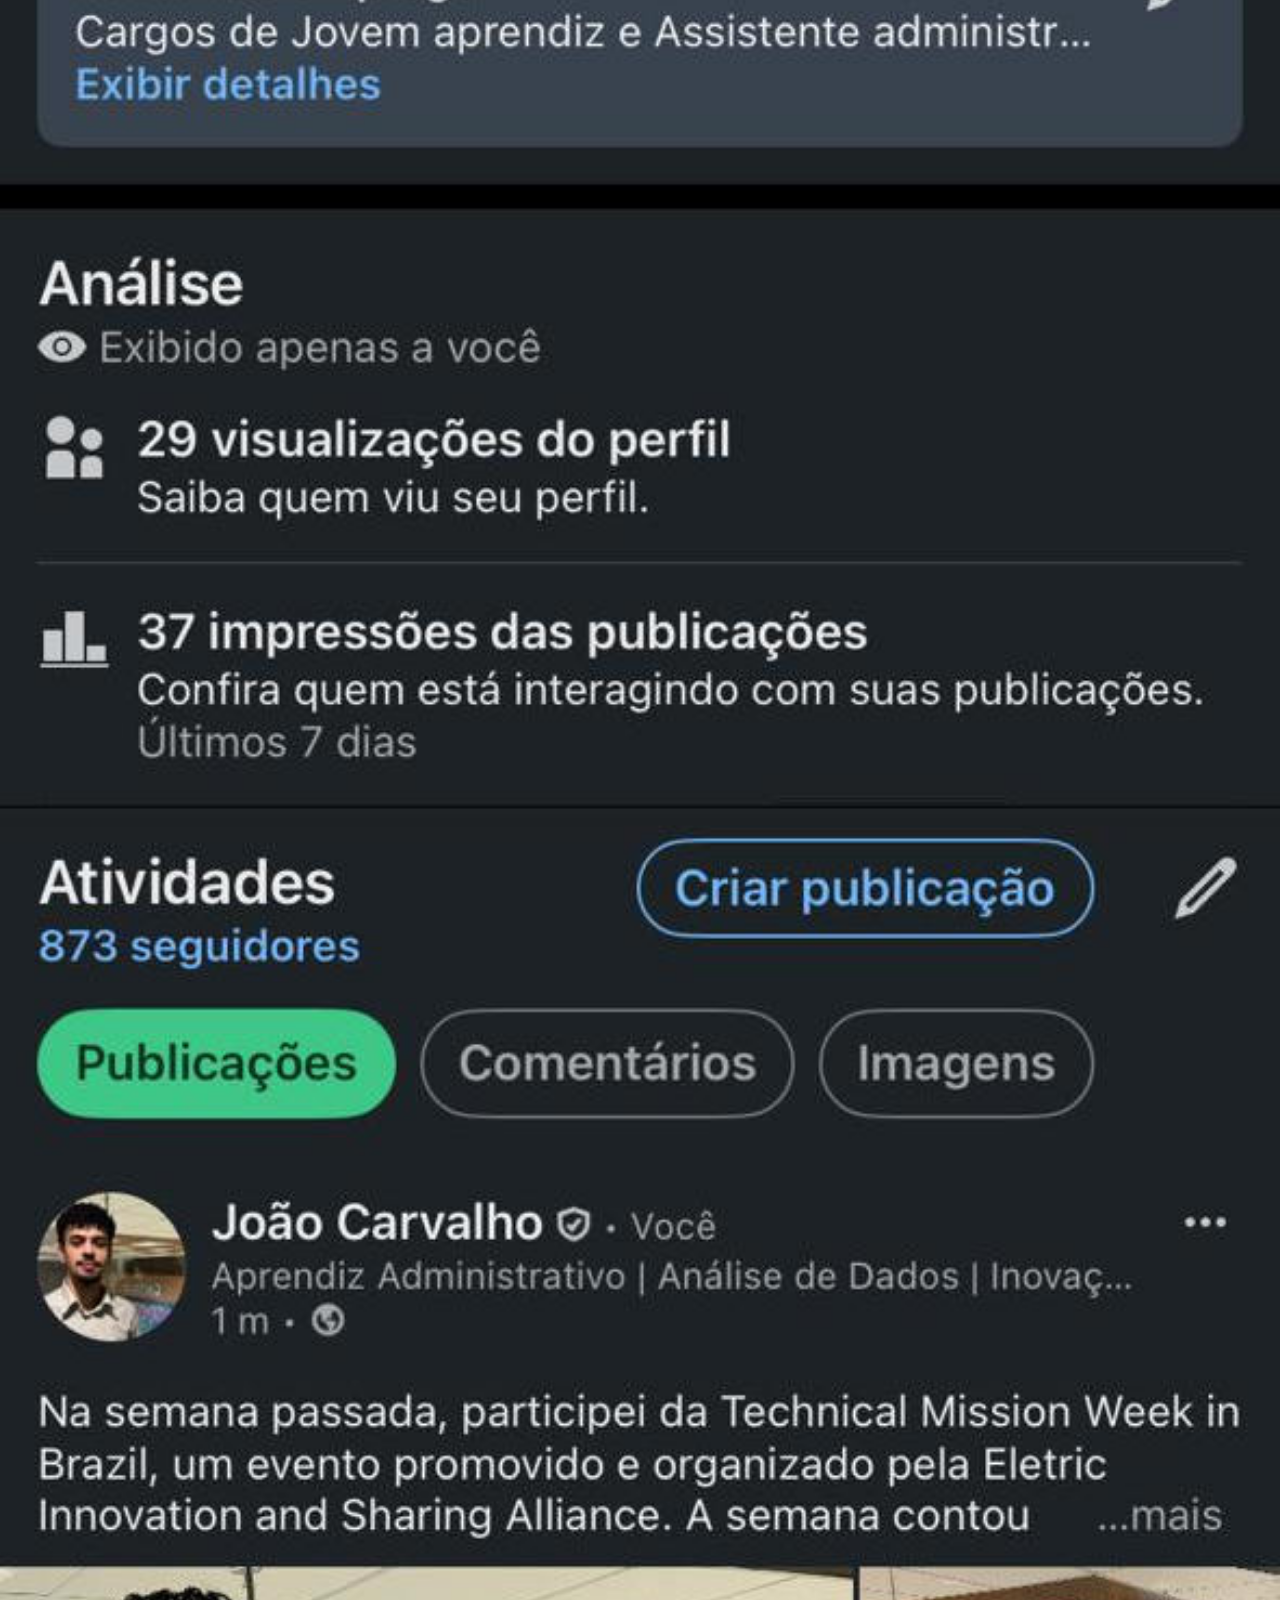
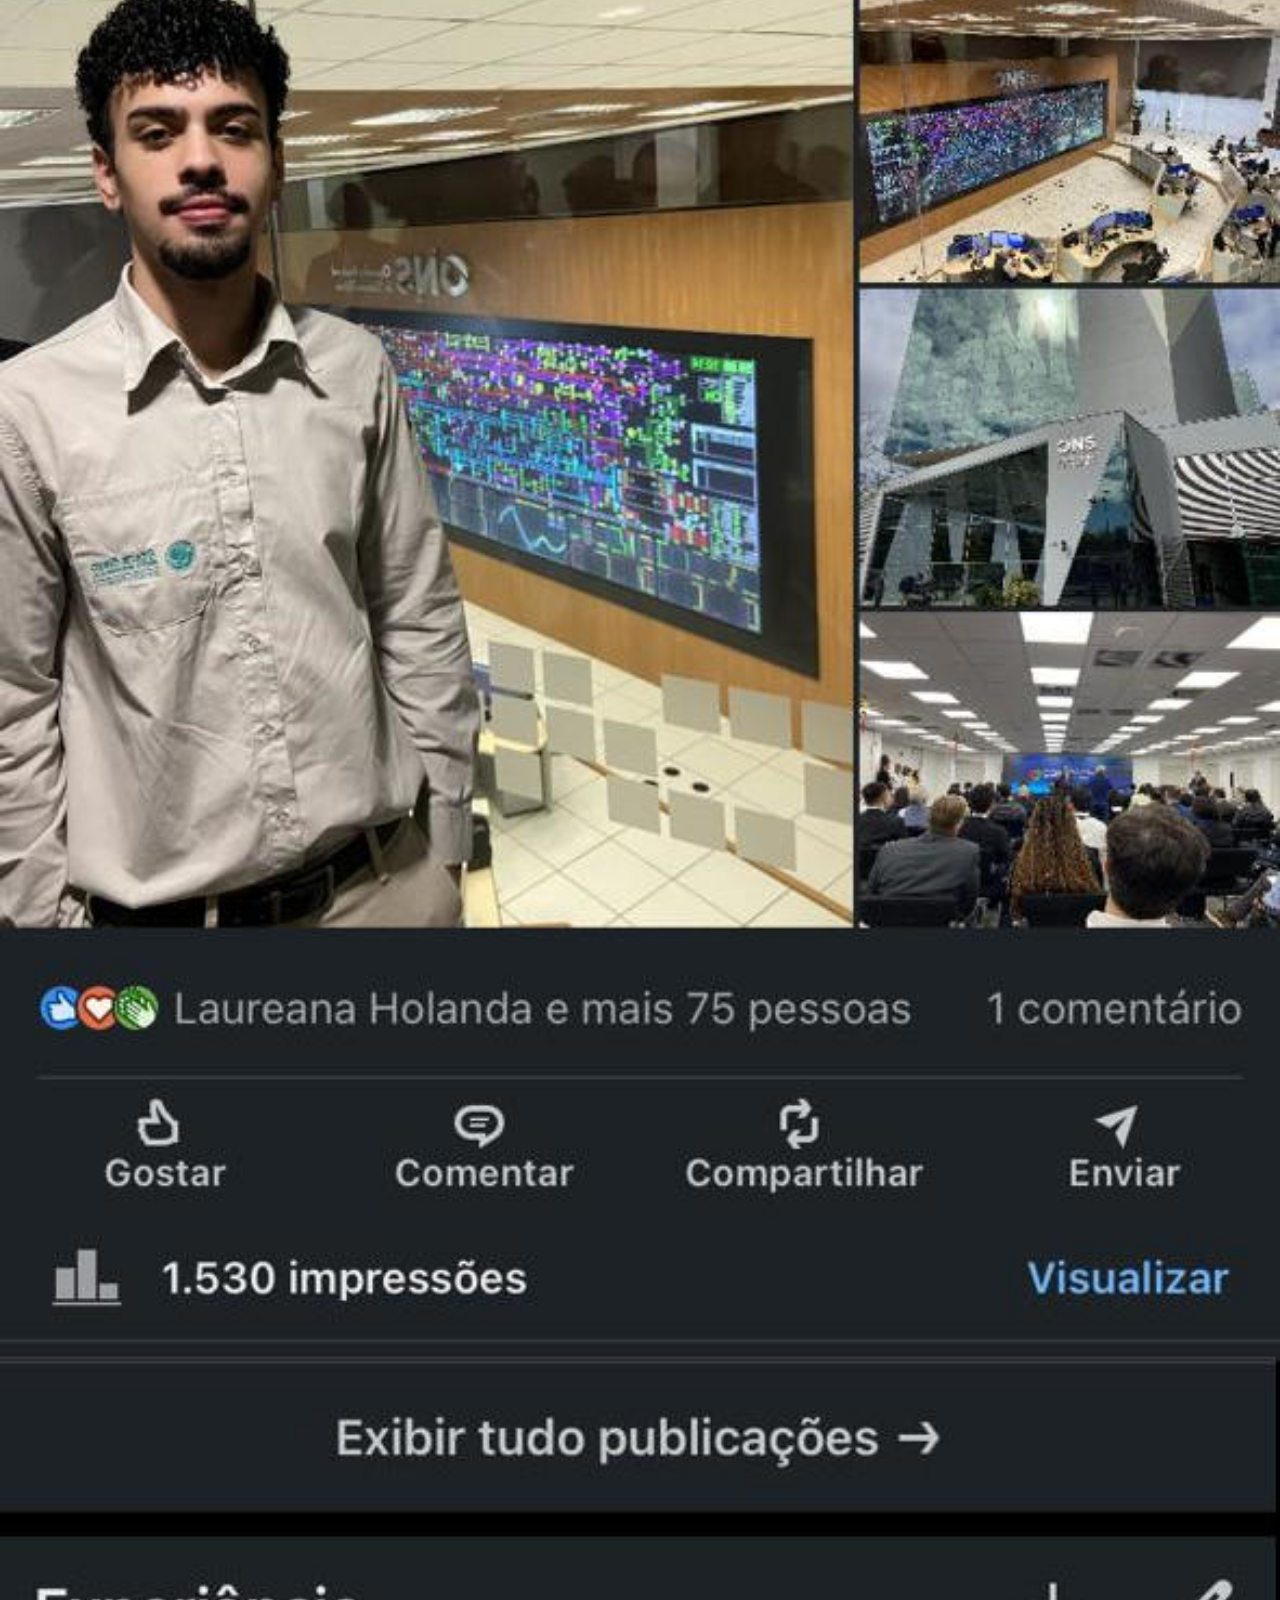
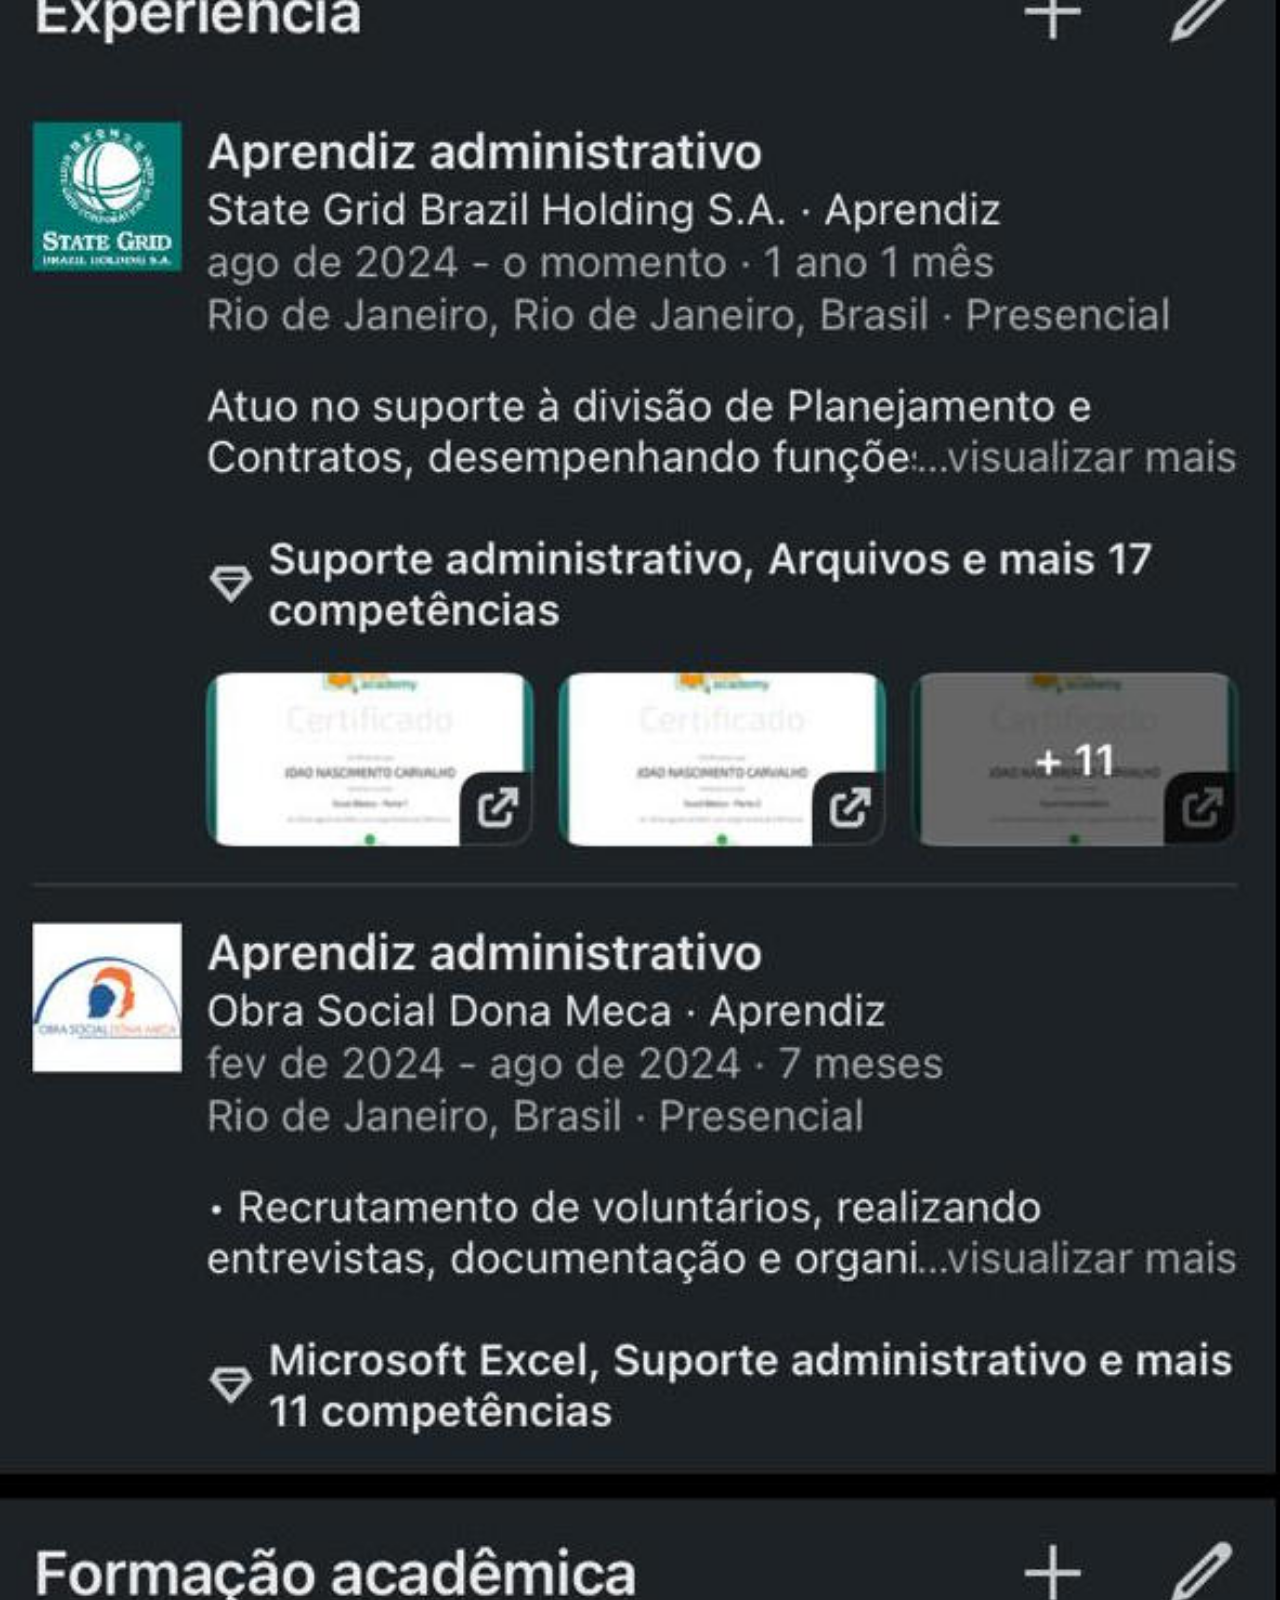
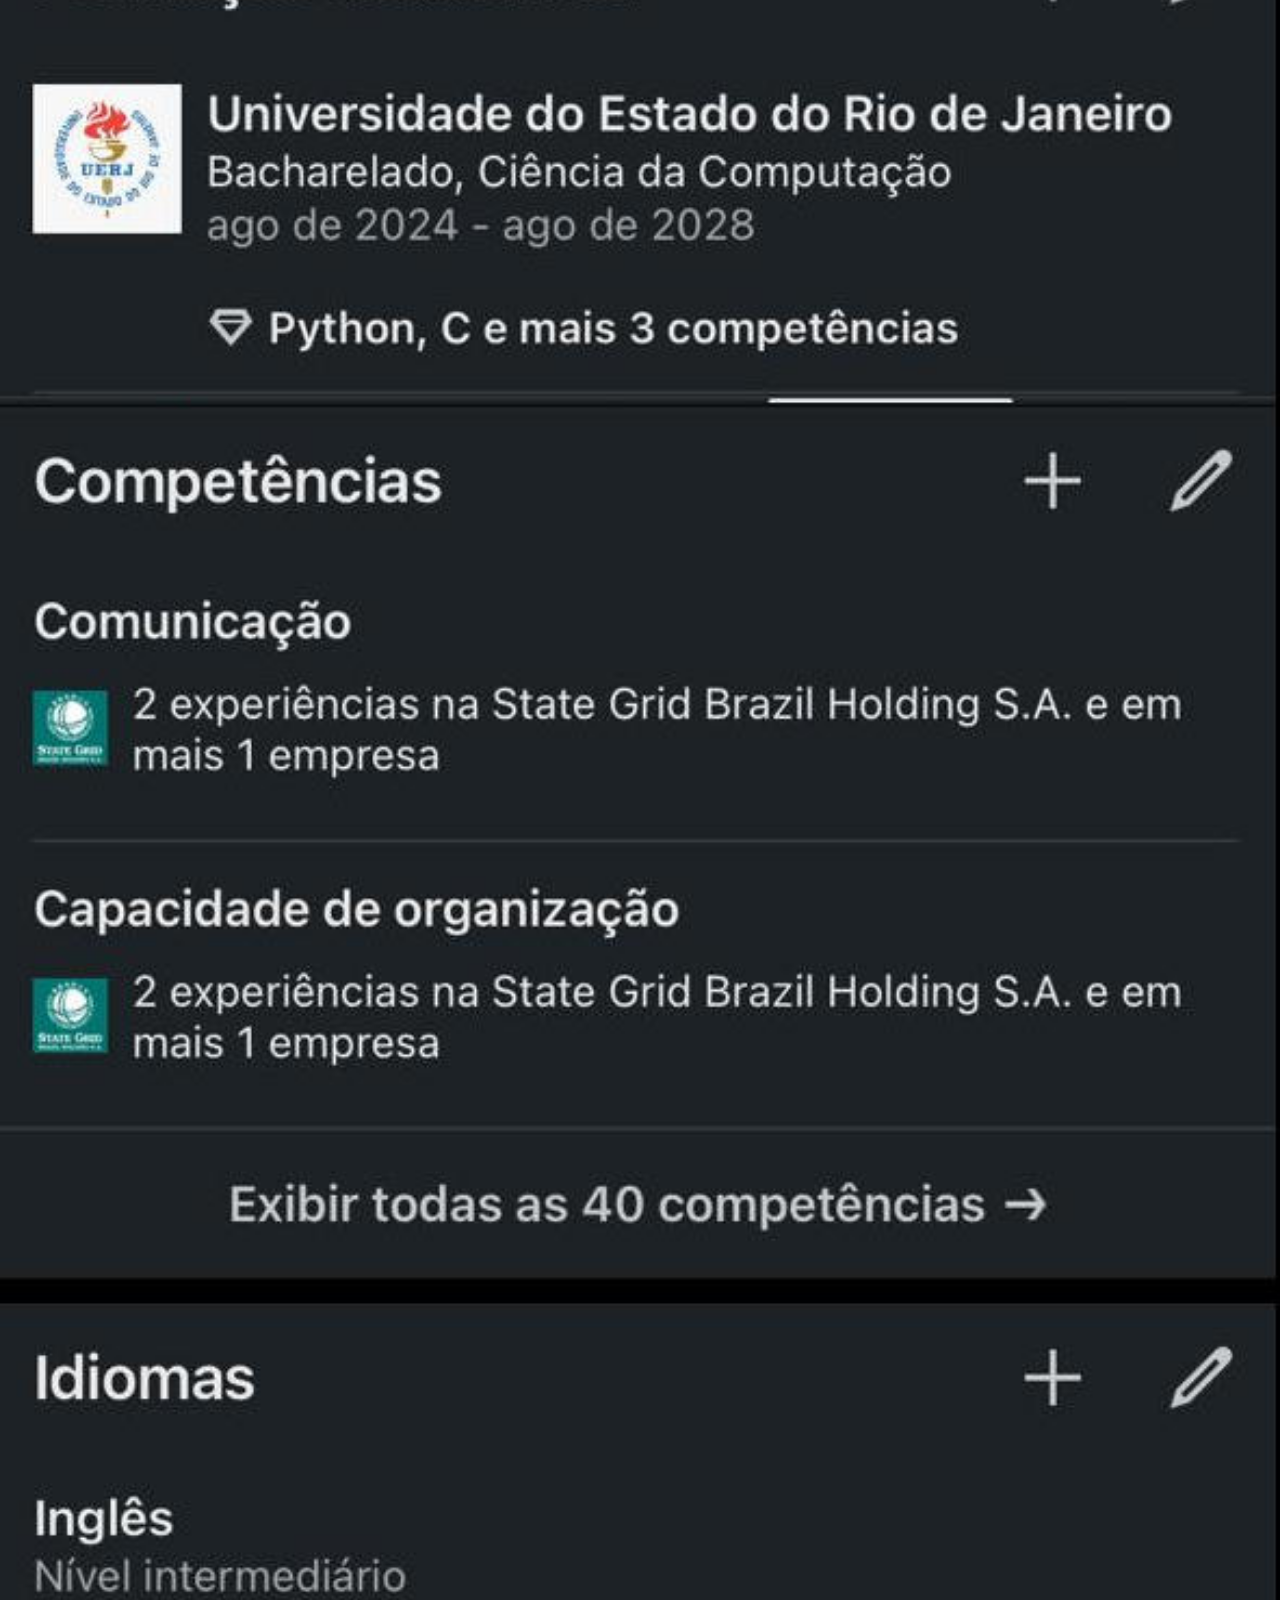
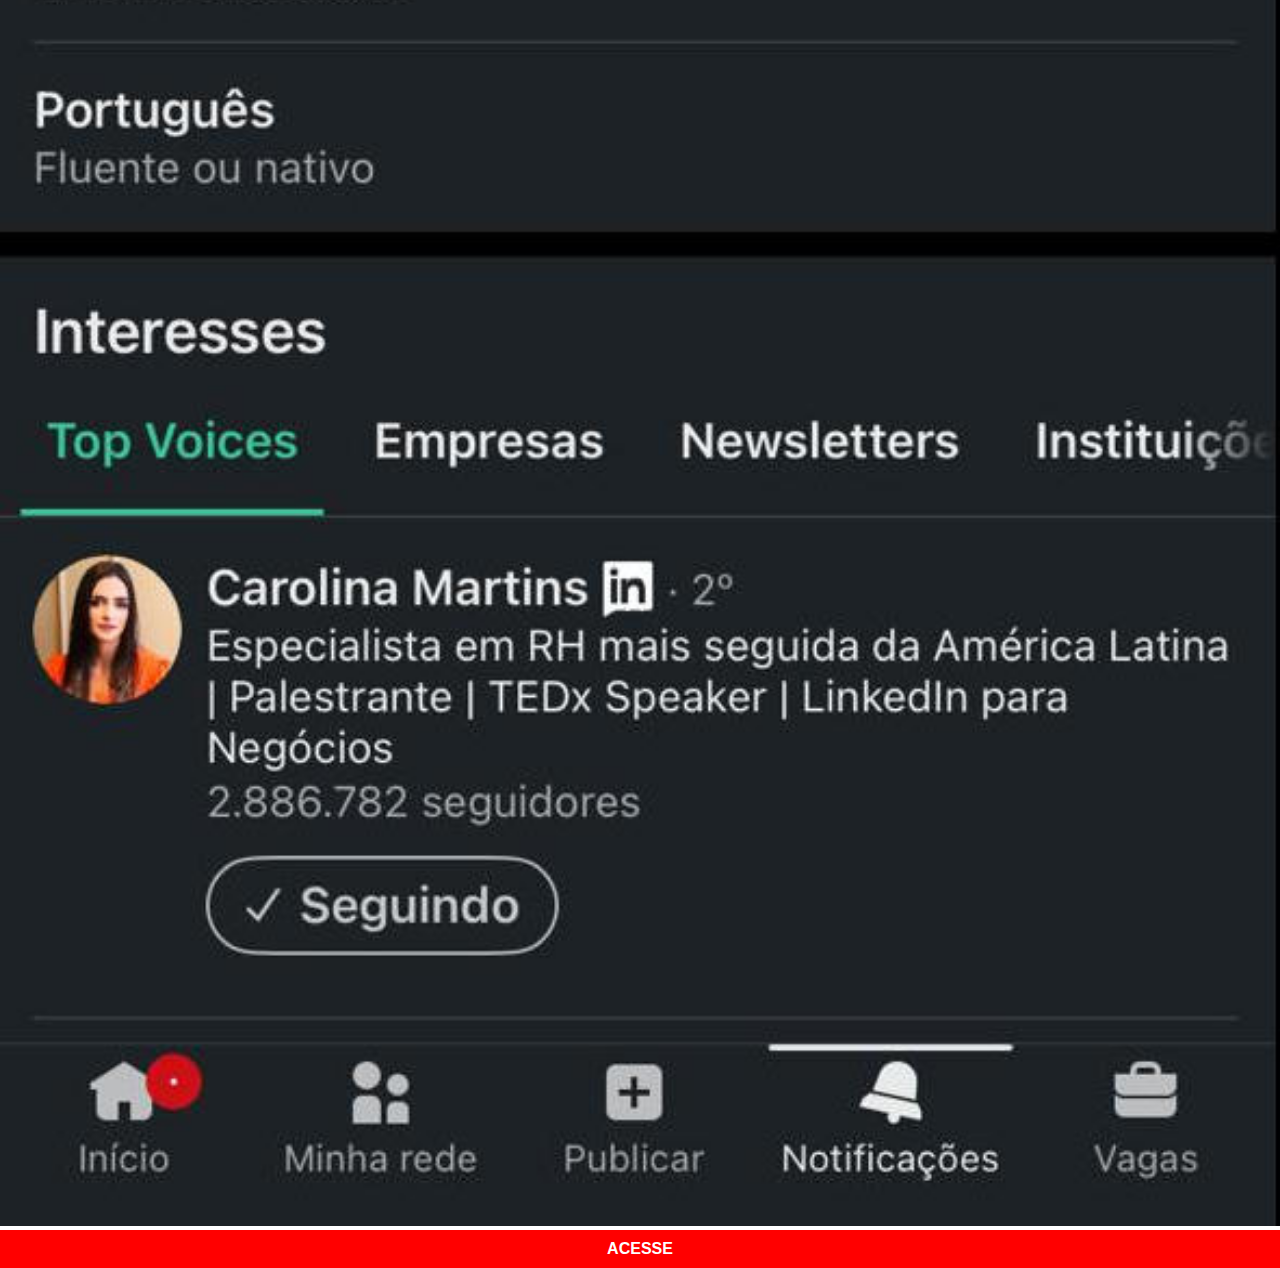
<file: redes-sociais/linkedin.html>
<!DOCTYPE html>
<html lang="pt-br">
<head>
    <meta charset="UTF-8">
    <meta name="viewport" content="width=device-width, initial-scale=1.0">
    <title>Linkedin</title>
    <link rel="stylesheet" href="../style/social.css">
</head>
<body>
    <img src="../imagens/tela-linkedin.jpg" alt="Tela do Linkedin">
    <a href="https://www.linkedin.com/in/joaoncarvalho/" target="_blank">ACESSE</a>
</body>
</html>
</file>
<file: style/style.css>
@charset "UTF-8";

*{
    margin: 0px;
    padding: 0px;
    font-family: Arial, Helvetica, sans-serif;
}

html, body{
    height: 100vh;
    width: 100vw;
    background-color: black;
}

body{
    background: url(../imagens/fundo-madeira.jpg) no-repeat top center;
    background-size: cover;
    background-attachment: fixed;
}

main{
    position: relative;
    height: 100vh;
}

section#telefone{
    position: absolute;
    top: 50%;
    left: 50%;
    transform: translate(-50%,-50%);
    height: 596px;
    width: 296px;
    background: url(../imagens/frame-iphone.png);
    background-repeat: no-repeat;
    background-size: cover;
}

iframe#tela{
    position: relative;
    top: 77px;
    left: 22px;
    width: 253px;
    height: 447px;
}

section#redes-sociais{
    text-align: right;
}

section#redes-sociais a img{
    border-radius: 50%;
    width: 50px;
    margin: 10px;
    border-radius: 2px 2px 5px black;
}
</file>
<file: style/social.css>
*{
    margin: 0px;
    padding: 0px;
    font-family: Arial, Helvetica, sans-serif;
}
::-webkit-scrollbar{
    width: 0px;
    height: 0px;
}
img{
    width: 100vw
}
a{
    display: block;
    padding: 10px;
    background-color: red;
    text-decoration: none;
    font-weight: bold;
    color: white;
    text-align: center;
}
</file>
